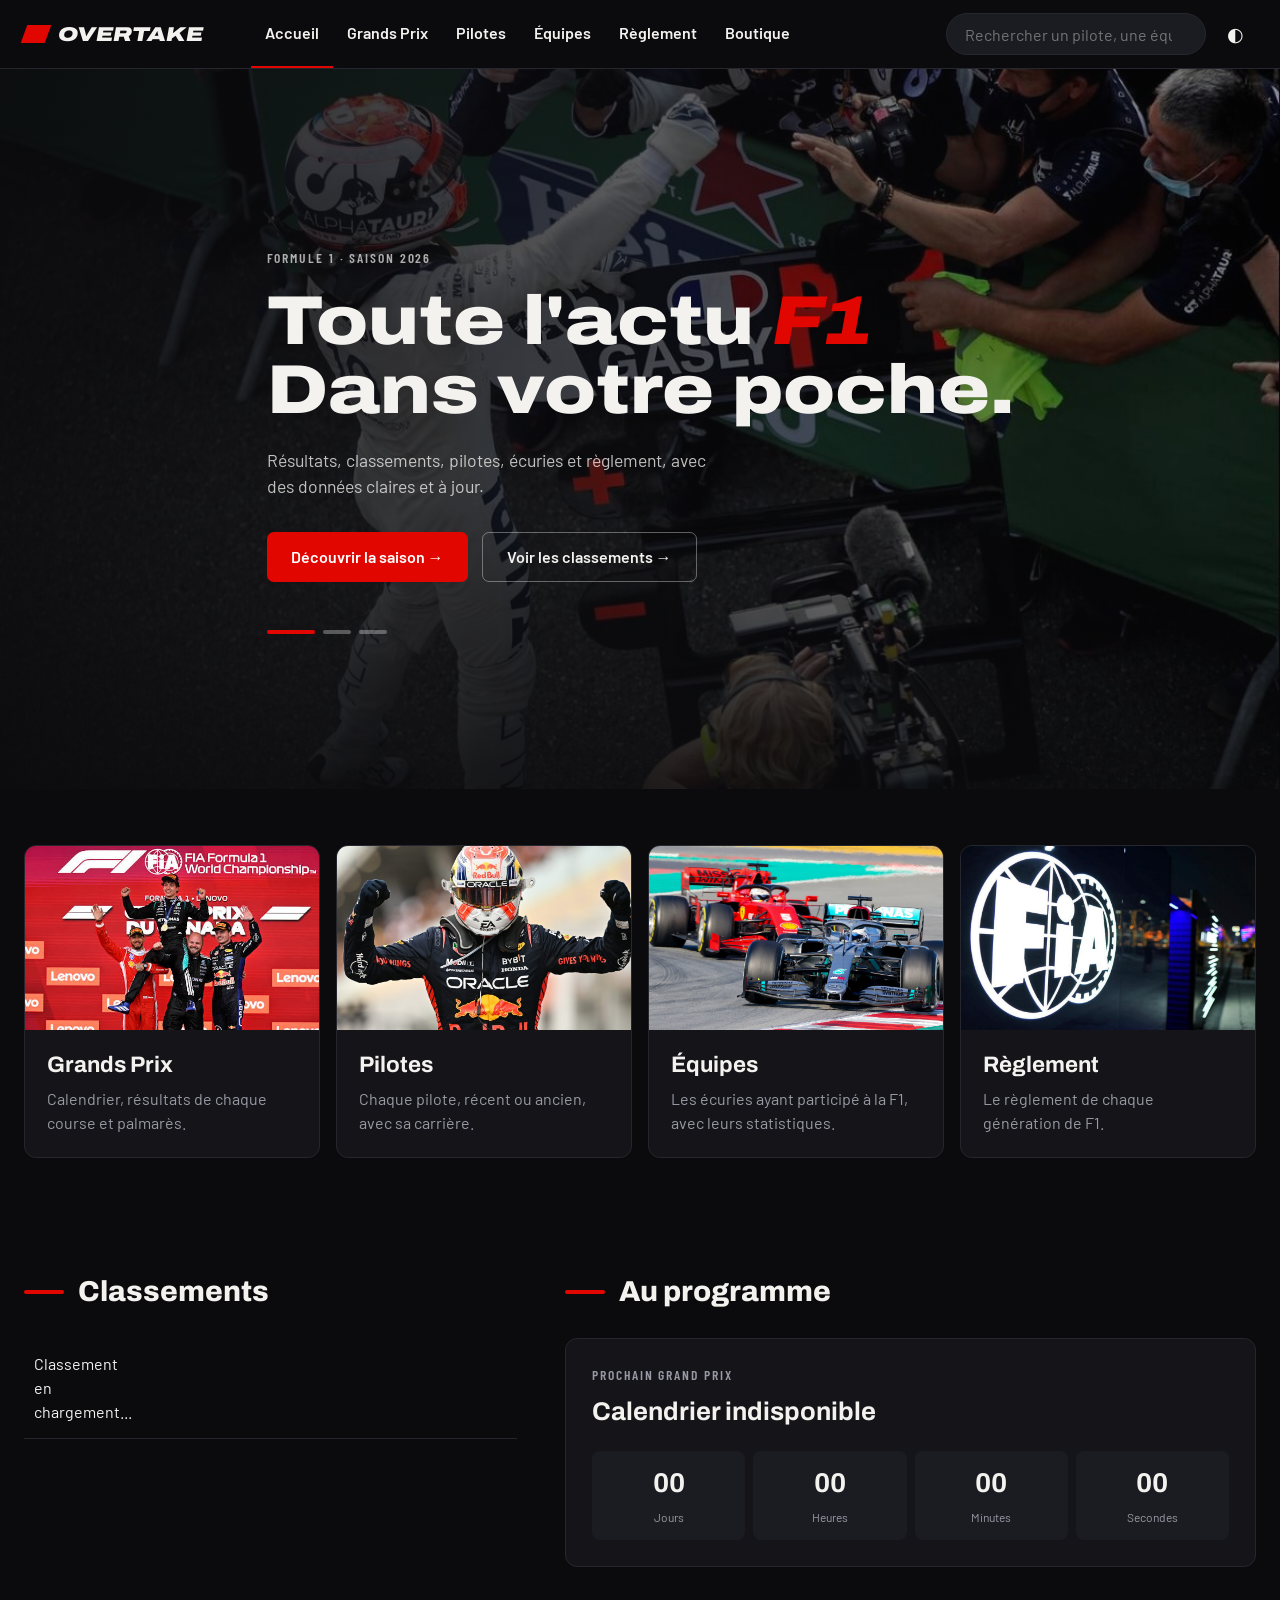
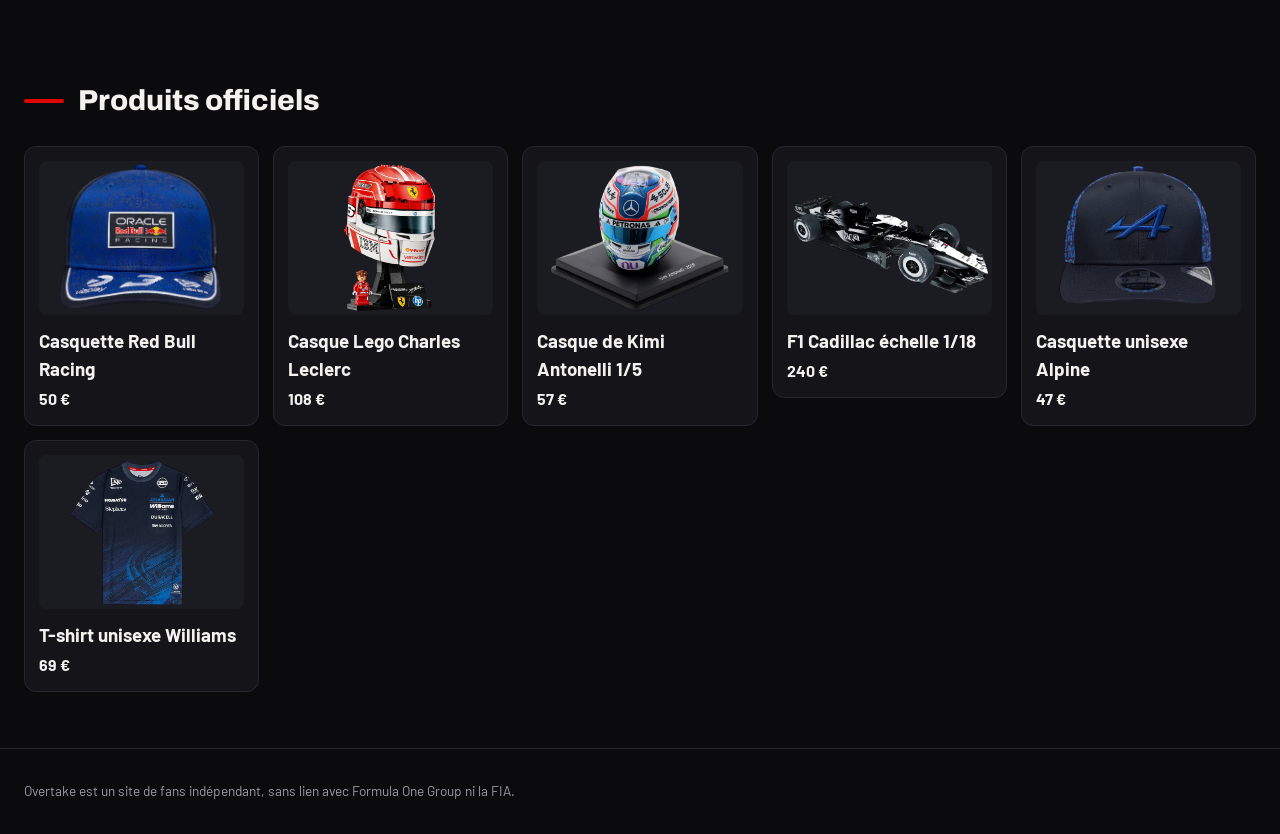
<file: index.html>
<!DOCTYPE html>
<html lang="fr">
<head>
    <meta charset="UTF-8">
    <meta name="viewport" content="width=device-width, initial-scale=1.0">
    <title>Overtake – Toute la F1 en un seul endroit</title>
    <link rel="preconnect" href="https://fonts.googleapis.com">
    <link rel="preconnect" href="https://fonts.gstatic.com" crossorigin>
    <link rel="stylesheet" href="https://fonts.googleapis.com/css2?family=Archivo:ital,wdth,wght@0,62..125,100..900;1,62..125,100..900&family=Barlow:wght@400;500;600;700&family=Barlow+Condensed:wght@500;600;700&display=swap">

    <link rel="stylesheet" href="css/index.css">
</head>
<body>
<!-- =====================================================
     NAVBAR
     ===================================================== -->
<header class="nav">
    <div class="container nav__inner">
        <a href="index.html" class="logo">
            <span class="logo__mark"></span>
            OVERTAKE
        </a>
        <nav class="nav__links" id="navLinks">
            <a href="index.html" class="nav__link is-active">Accueil</a>
            <a href="gp.html" class="nav__link">Grands Prix</a>
            <a href="pilote.html" class="nav__link">Pilotes</a>
            <a href="equipe.html" class="nav__link">Équipes</a>
            <a href="reglement.html" class="nav__link">Règlement</a>
            <a href="https://f1store2.formula1.com/fr/" class="nav__link" target="_blank" rel="noopener noreferrer">Boutique</a>
        </nav>

        <div class="nav__tools">
            <label>
                <input type="search" class="search" placeholder="Rechercher un pilote, une équipe…">
            </label>
            <button class="icon-btn" id="themeBtn" aria-label="Changer de thème">◐</button>
            <button class="icon-btn burger" id="burgerBtn" aria-label="Menu">☰</button>
        </div>

    </div>
</header>

<main>

    <!-- =====================================================
         HERO
         ===================================================== -->
    <section class="hero">
        <!-- Images de fond du diaporama : ajoute ou enlève des <img> ici.
             La première doit avoir la classe "is-active". -->
        <div class="hero__slides" aria-hidden="true">
            <img src="images/hero/gaslyP1.jpg" alt="" class="hero__slide is-active">
            <img src="images/hero/schumacherP1.jpg" alt="" class="hero__slide">
            <img src="images/hero/verstappenTrophé.jpg" alt="" class="hero__slide">
        </div>

        <div class="container">
            <p class="eyebrow">Formule 1 · Saison 2026</p>
            <h1 class="hero__title">
                Toute l'actu <em>F1</em><br>
                Dans votre poche.
            </h1>
            <p class="hero__text">
                Résultats, classements, pilotes, écuries et règlement, avec des données claires et à jour.
            </p>
            <div class="hero__buttons">
                <a href="gp.html" class="btn btn--primary">Découvrir la saison →</a>
                <a href="#classements" class="btn btn--ghost">Voir les classements →</a>
            </div>

            <!-- Les petits points sont créés par index.js -->
            <div class="hero__dots" id="heroDots"></div>
        </div>
    </section>

    <!-- =====================================================
         LES CARTES
         ===================================================== -->
    <section class="section">
        <div class="container">
            <div class="cards">
                <a href="gp.html" class="card">
                    <img src="images/podium.jpg" alt="Podium d'un Grand Prix de F1">
                    <h3>Grands Prix</h3>
                    <p>Calendrier, résultats de chaque course et palmarès.</p>
                </a>
                <a href="pilote.html" class="card">
                    <img src="images/max.jpg" alt="Max Verstappen qui célèbre une victoire">
                    <h3>Pilotes</h3>
                    <p>Chaque pilote, récent ou ancien, avec sa carrière.</p>
                </a>
                <a href="equipe.html" class="card">
                    <img src="images/mercVsFefe.jpg" alt="Une Ferrari et une Mercedes en piste">
                    <h3>Équipes</h3>
                    <p>Les écuries ayant participé à la F1, avec leurs statistiques.</p>
                </a>
                <a href="reglement.html" class="card">
                    <img src="images/fia.jpg" alt="Logo de la FIA">
                    <h3>Règlement</h3>
                    <p>Le règlement de chaque génération de F1.</p>
                </a>
            </div>
        </div>
    </section>


    <!-- =====================================================
         CLASSEMENTS + PROCHAIN GP
         ===================================================== -->
    <section class="section">
        <div class="container duo">

            <div id="classements">
                <h2 class="section-title">Classements</h2>
                <!-- Rempli automatiquement par index.js grâce à l'API -->
                <ol class="standings" id="standings">
                    <li class="standings__row">Chargement du classement…</li>
                </ol>
            </div>
            <div id="programme">
                <h2 class="section-title">Au programme</h2>
                <div class="next-gp">
                    <p class="eyebrow">Prochain Grand Prix</p>
                    <!-- Nom, circuit et date remplis automatiquement par index.js -->
                    <h3 id="gp-name">Chargement…</h3>
                    <p id="gp-info"></p>
                    <!-- Le compte à rebours sera rempli par index.js -->
                    <div class="countdown" id="countdown">
                        <div><b id="cd-days">00</b><small>Jours</small></div>
                        <div><b id="cd-hours">00</b><small>Heures</small></div>
                        <div><b id="cd-min">00</b><small>Minutes</small></div>
                        <div><b id="cd-sec">00</b><small>Secondes</small></div>
                    </div>
                </div>
            </div>
        </div>
    </section>


    <!-- =====================================================
     BOUTIQUE
     ===================================================== -->
    <section class="section" id="boutique">
        <div class="container">
            <h2 class="section-title">Produits officiels</h2>
            <div class="products">
                <a href="https://f1store.formula1.com/en/red-bull-racing/oracle-red-bull-racing-new-era-max-verstappen-9seventy-cap-blue-kids/t-10084261+p-020069590090661+z-9-3519022030" target="_blank" rel="noopener noreferrer">
                    <article class="product">
                        <div class="product__img"><img src="images/casquetteRedBull.png" alt="Casquette Red Bull Racing"></div>
                        <h3>Casquette Red Bull Racing</h3>
                        <p class="product__price">50 €</p>
                    </article>
                </a>
                <a href="https://f1store.formula1.com/en/scuderia-ferrari/scuderia-ferrari-hp-f1-charles-leclerc-lego-helmet/t-32753192+p-573348718358382+z-9-340554760" target="_blank" rel="noopener noreferrer">
                    <article class="product">
                        <div class="product__img"><img src="images/casqueLegoCL16.png" alt="Casque Lego de Charles Leclerc"></div>
                        <h3>Casque Lego Charles Leclerc</h3>
                        <p class="product__price">108 €</p>
                    </article>
                </a>
                <a href="https://f1store.formula1.com/en/mercedes-amg-petronas-f1-team/mercedes-kimi-antonelli-2026-season-spark-1:5-helmet/t-43085346+p-248882003265492+z-9-4157779704" target="_blank" rel="noopener noreferrer">
                    <article class="product">
                        <div class="product__img"><img src="images/casqueKimiA.png" alt="Casque de Kimi Antonelli à l'échelle 1/5"></div>
                        <h3>Casque de Kimi Antonelli 1/5</h3>
                        <p class="product__price">57 €</p>
                    </article>
                </a>
                <a href="https://f1store.formula1.com/en/cadillac-f1-team/cadillac-perez-no11-australian-gp-2026-1:18-model/t-3894460099+p-79885972933649+z-9-3393222817" target="_blank" rel="noopener noreferrer">
                    <article class="product">
                        <div class="product__img"><img src="images/f1Cadillac.png" alt="Miniature de la F1 Cadillac"></div>
                        <h3>F1 Cadillac échelle 1/18</h3>
                        <p class="product__price">240 €</p>
                    </article>
                </a>
                <a href="https://f1store2.formula1.com/fr/alpine/casquette-unisexe-alpine-f1-team-new-era-9fifty-imprim%C3%A9-int%C3%A9gral/t-32982979+p-241169032668516+z-9-3485077271?_ref=p-TLP:m-GRID:i-r4c1:po-13" target="_blank" rel="noopener noreferrer">
                    <article class="product">
                        <div class="product__img"><img src="images/casquetteAlpine.png" alt="Casquette Alpine"></div>
                        <h3>Casquette unisexe Alpine</h3>
                        <p class="product__price">47 €</p>
                    </article>
                </a>
                <a href="https://f1store.formula1.com/en/williams-racing/williams-racing-new-era-replica-tech-t-shirt-navy-kids/t-32192075+p-246603511424535+z-9-2210806569" target="_blank" rel="noopener noreferrer">
                    <article class="product">
                        <div class="product__img"><img src="images/tshirtWilliams.png" alt="T-shirt Williams Racing"></div>
                        <h3>T-shirt unisexe Williams</h3>
                        <p class="product__price">69 €</p>
                    </article>
                </a>
            </div>
        </div>
    </section>
</main>

<footer class="footer">
    <div class="container">
        <p>Overtake est un site de fans indépendant, sans lien avec Formula One Group ni la FIA.</p>
    </div>
</footer>

<script src="js/index.js"></script>
</body>
</html>
</file>
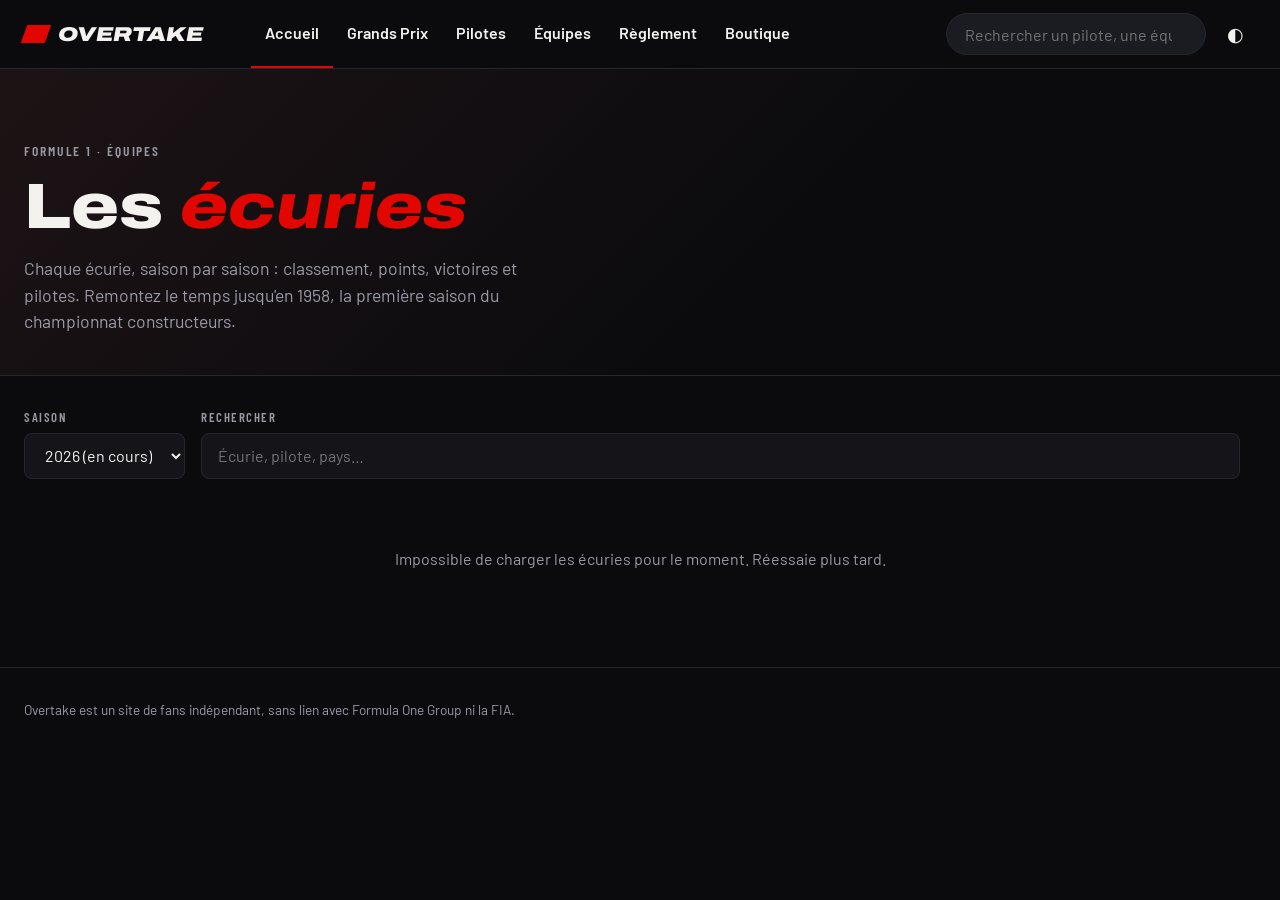
<file: equipe.html>
<!DOCTYPE html>
<html lang="fr">
<head>
    <meta charset="UTF-8">
    <meta name="viewport" content="width=device-width, initial-scale=1.0">
    <title>Équipes – Overtake</title>
    <link rel="preconnect" href="https://fonts.googleapis.com">
    <link rel="preconnect" href="https://fonts.gstatic.com" crossorigin>
    <link rel="stylesheet" href="https://fonts.googleapis.com/css2?family=Archivo:ital,wdth,wght@0,62..125,100..900;1,62..125,100..900&family=Barlow:wght@400;500;600;700&family=Barlow+Condensed:wght@500;600;700&display=swap">

    <!-- index.css = base commune (couleurs, navbar, footer…) / equipe.css = styles de cette page -->
    <link rel="stylesheet" href="css/index.css">
    <link rel="stylesheet" href="css/equipe.css">
</head>
<body>
<!-- =====================================================
     NAVBAR (identique à l'accueil)
     ===================================================== -->
<header class="nav">
    <div class="container nav__inner">
        <a href="index.html" class="logo">
            <span class="logo__mark"></span>
            OVERTAKE
        </a>
        <nav class="nav__links" id="navLinks">
            <a href="index.html" class="nav__link is-active">Accueil</a>
            <a href="gp.html" class="nav__link">Grands Prix</a>
            <a href="pilote.html" class="nav__link">Pilotes</a>
            <a href="equipe.html" class="nav__link">Équipes</a>
            <a href="reglement.html" class="nav__link">Règlement</a>
            <a href="https://f1store2.formula1.com/fr/" class="nav__link" target="_blank" rel="noopener noreferrer">Boutique</a>
        </nav>

        <div class="nav__tools">
            <label>
                <input type="search" class="search" placeholder="Rechercher un pilote, une équipe…">
            </label>
            <button class="icon-btn" id="themeBtn" aria-label="Changer de thème">◐</button>
            <button class="icon-btn burger" id="burgerBtn" aria-label="Menu">☰</button>
        </div>

    </div>
</header>

<main>
    <!-- =====================================================
         EN-TÊTE DE PAGE
         ===================================================== -->
    <section class="page-hero">
        <div class="container">
            <p class="eyebrow">Formule 1 · Équipes</p>
            <h1 class="page-hero__title">Les <em>écuries</em></h1>
            <p class="page-hero__text">
                Chaque écurie, saison par saison : classement, points, victoires et pilotes.
                Remontez le temps jusqu'en 1958, la première saison du championnat constructeurs.
            </p>
        </div>
    </section>

    <!-- =====================================================
         FILTRES
         ===================================================== -->
    <section class="section section--tight">
        <div class="container">
            <div class="toolbar">
                <label class="field">
                    <span class="field__label">Saison</span>
                    <!-- Les années sont ajoutées automatiquement par equipe.js -->
                    <select id="seasonSelect" class="field__input"></select>
                </label>

                <label class="field field--grow">
                    <span class="field__label">Rechercher</span>
                    <input type="search" id="teamSearch" class="field__input" placeholder="Écurie, pilote, pays…">
                </label>

                <p class="toolbar__count" id="teamCount"></p>
            </div>

            <!-- Les cartes des écuries sont créées par equipe.js grâce à l'API -->
            <div class="teams" id="teams">
                <div class="team team--loading"></div>
                <div class="team team--loading"></div>
                <div class="team team--loading"></div>
            </div>

            <p class="empty" id="teamsEmpty" hidden>Aucune écurie ne correspond à ta recherche.</p>
        </div>
    </section>
</main>

<footer class="footer">
    <div class="container">
        <p>Overtake est un site de fans indépendant, sans lien avec Formula One Group ni la FIA.</p>
    </div>
</footer>

<script src="js/index.js"></script>
<script src="js/equipe.js"></script>
</body>
</html>
</file>
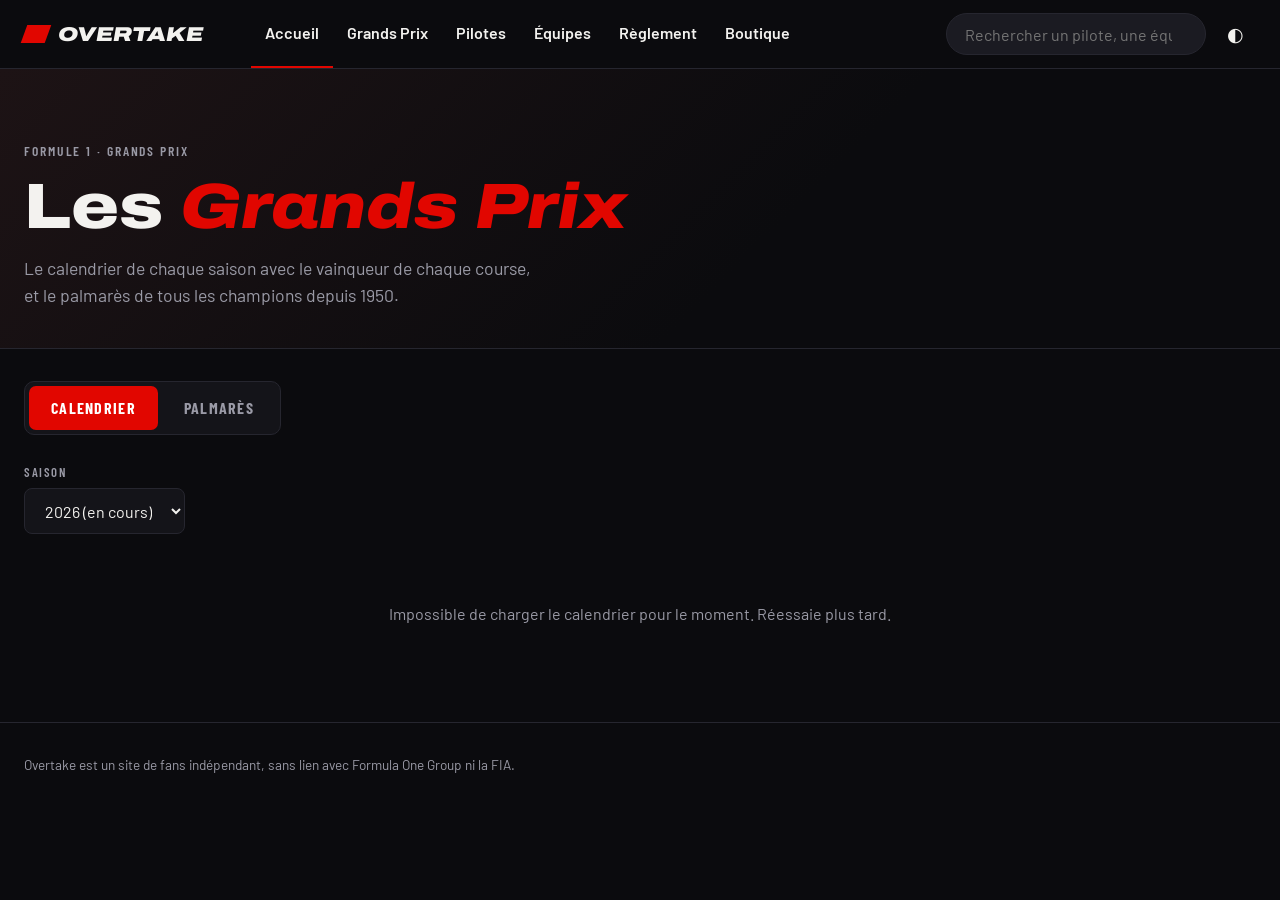
<file: gp.html>
<!DOCTYPE html>
<html lang="fr">
<head>
    <meta charset="UTF-8">
    <meta name="viewport" content="width=device-width, initial-scale=1.0">
    <title>Grands Prix – Overtake</title>
    <link rel="preconnect" href="https://fonts.googleapis.com">
    <link rel="preconnect" href="https://fonts.gstatic.com" crossorigin>
    <link rel="stylesheet" href="https://fonts.googleapis.com/css2?family=Archivo:ital,wdth,wght@0,62..125,100..900;1,62..125,100..900&family=Barlow:wght@400;500;600;700&family=Barlow+Condensed:wght@500;600;700&display=swap">

    <!-- index.css = base commune (couleurs, navbar, footer…) / gp.css = styles de cette page -->
    <link rel="stylesheet" href="css/index.css">
    <link rel="stylesheet" href="css/gp.css">
</head>
<body>
<!-- =====================================================
     NAVBAR (identique à l'accueil)
     ===================================================== -->
<header class="nav">
    <div class="container nav__inner">
        <a href="index.html" class="logo">
            <span class="logo__mark"></span>
            OVERTAKE
        </a>
        <nav class="nav__links" id="navLinks">
            <a href="index.html" class="nav__link is-active">Accueil</a>
            <a href="gp.html" class="nav__link">Grands Prix</a>
            <a href="pilote.html" class="nav__link">Pilotes</a>
            <a href="equipe.html" class="nav__link">Équipes</a>
            <a href="reglement.html" class="nav__link">Règlement</a>
            <a href="https://f1store2.formula1.com/fr/" class="nav__link" target="_blank" rel="noopener noreferrer">Boutique</a>
        </nav>

        <div class="nav__tools">
            <label>
                <input type="search" class="search" placeholder="Rechercher un pilote, une équipe…">
            </label>
            <button class="icon-btn" id="themeBtn" aria-label="Changer de thème">◐</button>
            <button class="icon-btn burger" id="burgerBtn" aria-label="Menu">☰</button>
        </div>

    </div>
</header>

<main>
    <!-- =====================================================
         EN-TÊTE DE PAGE
         ===================================================== -->
    <section class="page-hero">
        <div class="container">
            <p class="eyebrow">Formule 1 · Grands Prix</p>
            <h1 class="page-hero__title">Les <em>Grands Prix</em></h1>
            <p class="page-hero__text">
                Le calendrier de chaque saison avec le vainqueur de chaque course,
                et le palmarès de tous les champions depuis 1950.
            </p>
        </div>
    </section>

    <section class="section section--tight">
        <div class="container">
            <!-- Onglets : Calendrier / Palmarès -->
            <div class="tabs" role="tablist">
                <button class="tab is-active" role="tab" aria-selected="true" data-tab="calendrier">Calendrier</button>
                <button class="tab" role="tab" aria-selected="false" data-tab="palmares">Palmarès</button>
            </div>

            <!-- =====================================================
                 ONGLET 1 : CALENDRIER
                 ===================================================== -->
            <div class="panel" id="panel-calendrier">
                <div class="toolbar">
                    <label class="field">
                        <span class="field__label">Saison</span>
                        <!-- Les années sont ajoutées automatiquement par gp.js -->
                        <select id="seasonSelect" class="field__input"></select>
                    </label>
                    <p class="toolbar__count" id="raceCount"></p>
                </div>

                <!-- Les cartes des Grands Prix sont créées par gp.js grâce à l'API -->
                <div class="races" id="races">
                    <div class="race race--loading"></div>
                    <div class="race race--loading"></div>
                    <div class="race race--loading"></div>
                </div>
                <p class="empty" id="racesEmpty" hidden></p>
            </div>

            <!-- =====================================================
                 ONGLET 2 : PALMARÈS (chargé seulement quand on l'ouvre)
                 ===================================================== -->
            <div class="panel" id="panel-palmares" hidden>
                <h2 class="section-title">Les recordmen</h2>
                <div class="records" id="records"></div>

                <h2 class="section-title">Tous les champions</h2>
                <div class="table-wrap">
                    <table class="table">
                        <thead>
                        <tr><th>Saison</th><th>Champion pilotes</th><th>Champion constructeurs</th></tr>
                        </thead>
                        <tbody id="champions">
                        <tr><td colspan="3">Chargement…</td></tr>
                        </tbody>
                    </table>
                </div>
            </div>
        </div>
    </section>

    <!-- =====================================================
         FENÊTRE : RÉSULTAT COMPLET D'UN GRAND PRIX
         ===================================================== -->
    <dialog class="result" id="resultDialog">
        <div class="result__head">
            <div>
                <p class="eyebrow" id="resultRound"></p>
                <h2 class="result__title" id="resultTitle"></h2>
            </div>
            <button class="icon-btn" id="resultClose" aria-label="Fermer">✕</button>
        </div>
        <div class="table-wrap">
            <table class="table">
                <thead>
                <tr><th>Pos.</th><th>Pilote</th><th>Écurie</th><th>Temps / statut</th><th>Pts</th></tr>
                </thead>
                <tbody id="resultBody"></tbody>
            </table>
        </div>
    </dialog>
</main>

<footer class="footer">
    <div class="container">
        <p>Overtake est un site de fans indépendant, sans lien avec Formula One Group ni la FIA.</p>
    </div>
</footer>

<script src="js/index.js"></script>
<script src="js/gp.js"></script>
</body>
</html>
</file>
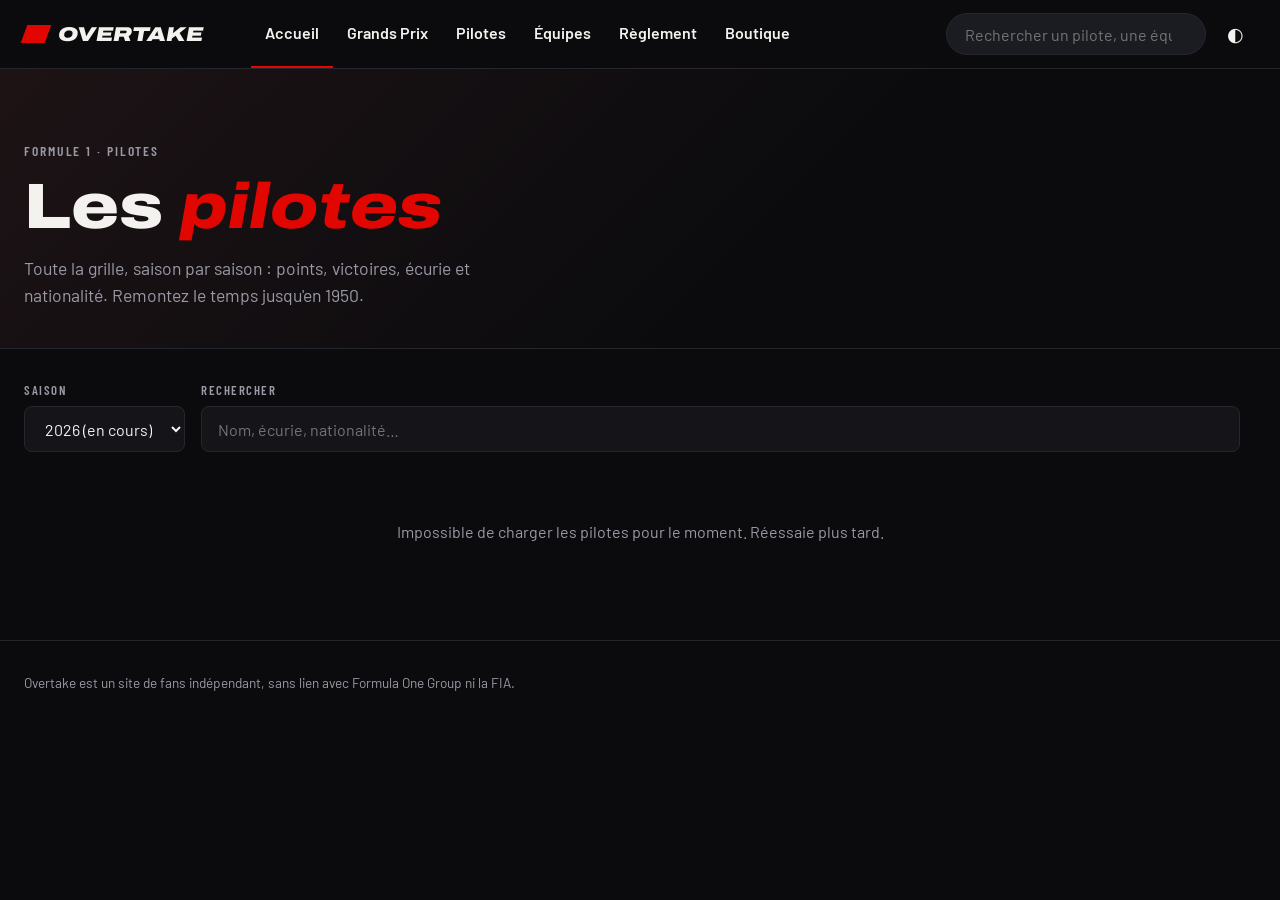
<file: pilote.html>
<!DOCTYPE html>
<html lang="fr">
<head>
    <meta charset="UTF-8">
    <meta name="viewport" content="width=device-width, initial-scale=1.0">
    <title>Pilotes – Overtake</title>
    <link rel="preconnect" href="https://fonts.googleapis.com">
    <link rel="preconnect" href="https://fonts.gstatic.com" crossorigin>
    <link rel="stylesheet" href="https://fonts.googleapis.com/css2?family=Archivo:ital,wdth,wght@0,62..125,100..900;1,62..125,100..900&family=Barlow:wght@400;500;600;700&family=Barlow+Condensed:wght@500;600;700&display=swap">

    <!-- index.css = base commune (couleurs, navbar, footer…) / pages.css = styles des pages Pilotes et Règlement -->
    <link rel="stylesheet" href="css/index.css">
    <link rel="stylesheet" href="css/pilote.css">
</head>
<body>
<!-- =====================================================
     NAVBAR (identique à l'accueil)
     ===================================================== -->
<header class="nav">
    <div class="container nav__inner">
        <a href="index.html" class="logo">
            <span class="logo__mark"></span>
            OVERTAKE
        </a>
        <nav class="nav__links" id="navLinks">
            <a href="index.html" class="nav__link is-active">Accueil</a>
            <a href="gp.html" class="nav__link">Grands Prix</a>
            <a href="pilote.html" class="nav__link">Pilotes</a>
            <a href="equipe.html" class="nav__link">Équipes</a>
            <a href="reglement.html" class="nav__link">Règlement</a>
            <a href="https://f1store2.formula1.com/fr/" class="nav__link" target="_blank" rel="noopener noreferrer">Boutique</a>
        </nav>

        <div class="nav__tools">
            <label>
                <input type="search" class="search" placeholder="Rechercher un pilote, une équipe…">
            </label>
            <button class="icon-btn" id="themeBtn" aria-label="Changer de thème">◐</button>
            <button class="icon-btn burger" id="burgerBtn" aria-label="Menu">☰</button>
        </div>

    </div>
</header>

<main>
    <!-- =====================================================
         EN-TÊTE DE PAGE
         ===================================================== -->
    <section class="page-hero">
        <div class="container">
            <p class="eyebrow">Formule 1 · Pilotes</p>
            <h1 class="page-hero__title">Les <em>pilotes</em></h1>
            <p class="page-hero__text">
                Toute la grille, saison par saison : points, victoires, écurie et nationalité.
                Remontez le temps jusqu'en 1950.
            </p>
        </div>
    </section>

    <!-- =====================================================
         FILTRES
         ===================================================== -->
    <section class="section section--tight">
        <div class="container">
            <div class="toolbar">
                <label class="field">
                    <span class="field__label">Saison</span>
                    <!-- Les années sont ajoutées automatiquement par pilote.js -->
                    <select id="seasonSelect" class="field__input"></select>
                </label>

                <label class="field field--grow">
                    <span class="field__label">Rechercher</span>
                    <input type="search" id="driverSearch" class="field__input" placeholder="Nom, écurie, nationalité…">
                </label>

                <p class="toolbar__count" id="driverCount"></p>
            </div>

            <!-- Les cartes des pilotes sont créées par pilote.js grâce à l'API -->
            <div class="drivers" id="drivers">
                <div class="driver driver--loading"></div>
                <div class="driver driver--loading"></div>
                <div class="driver driver--loading"></div>
                <div class="driver driver--loading"></div>
            </div>

            <p class="empty" id="driversEmpty" hidden>Aucun pilote ne correspond à ta recherche.</p>
        </div>
    </section>
</main>

<footer class="footer">
    <div class="container">
        <p>Overtake est un site de fans indépendant, sans lien avec Formula One Group ni la FIA.</p>
    </div>
</footer>

<script src="js/index.js"></script>
<script src="js/pilote.js"></script>
</body>
</html>
</file>
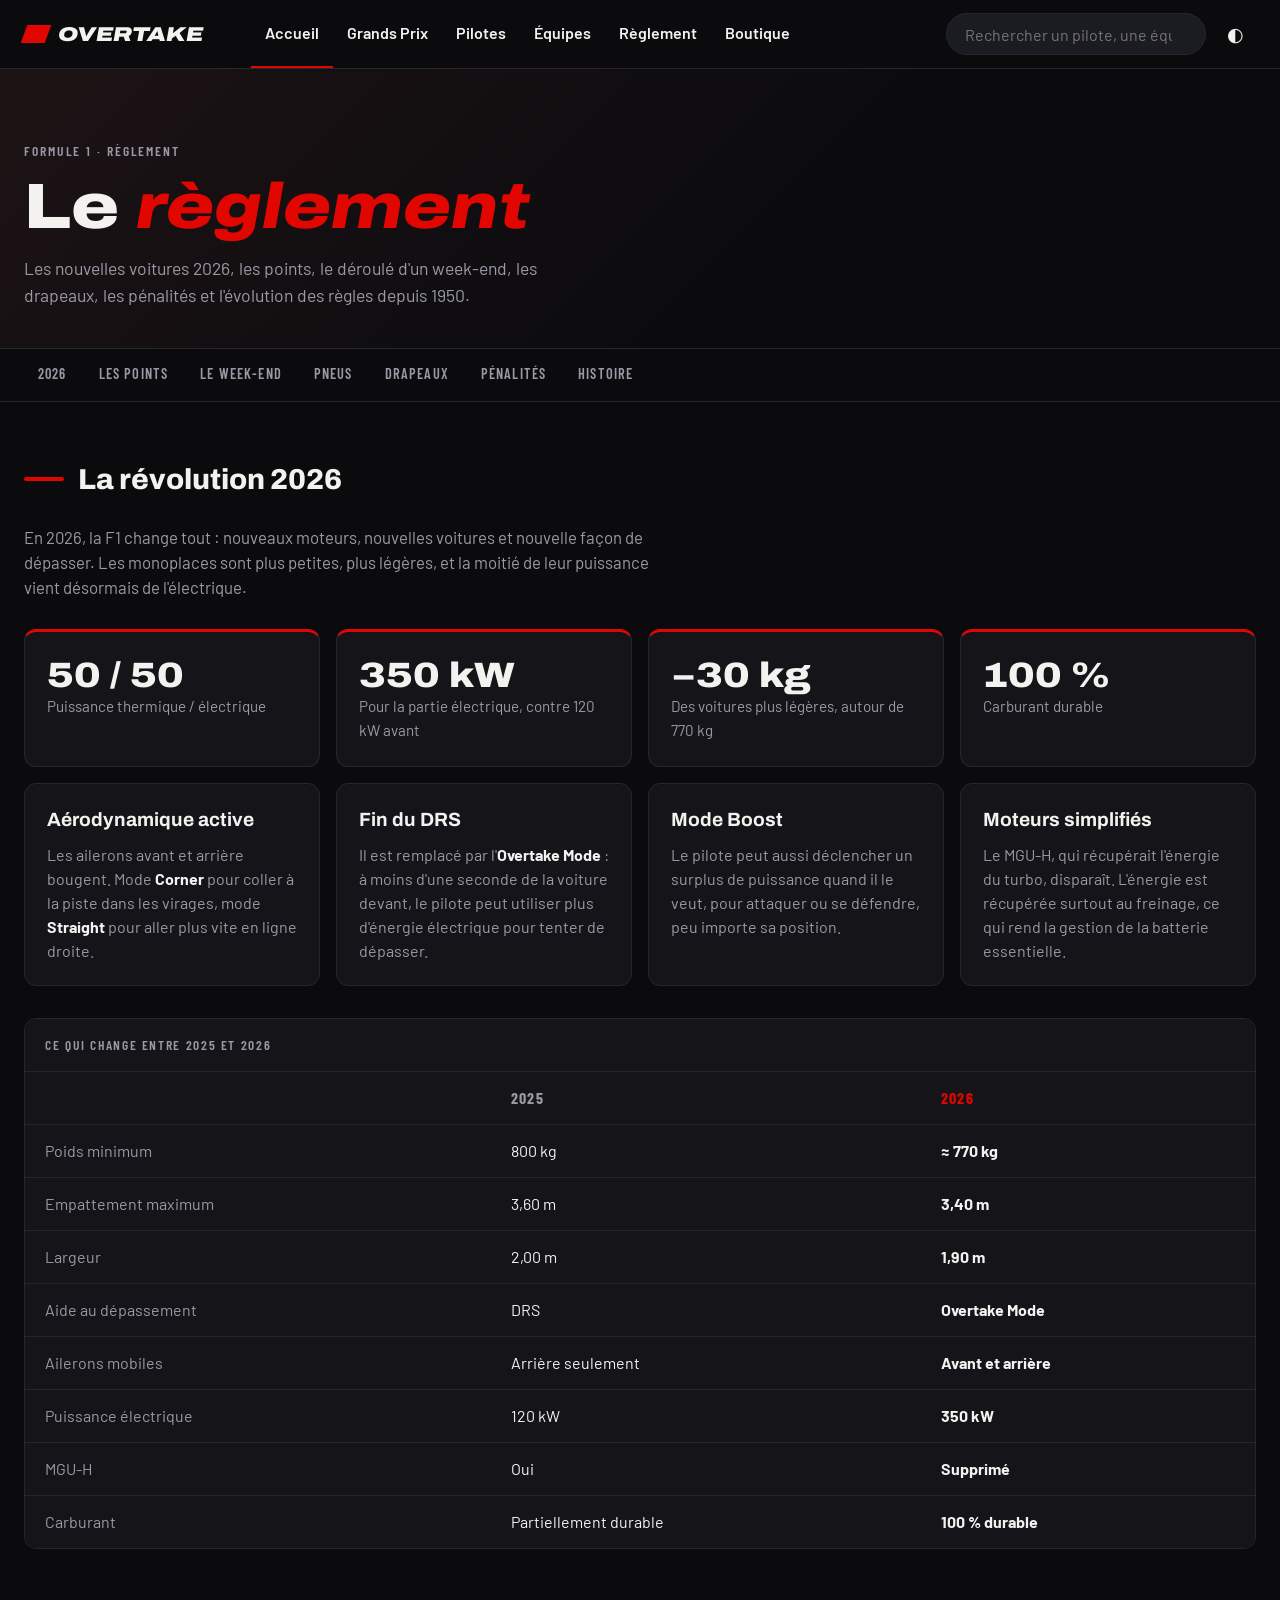
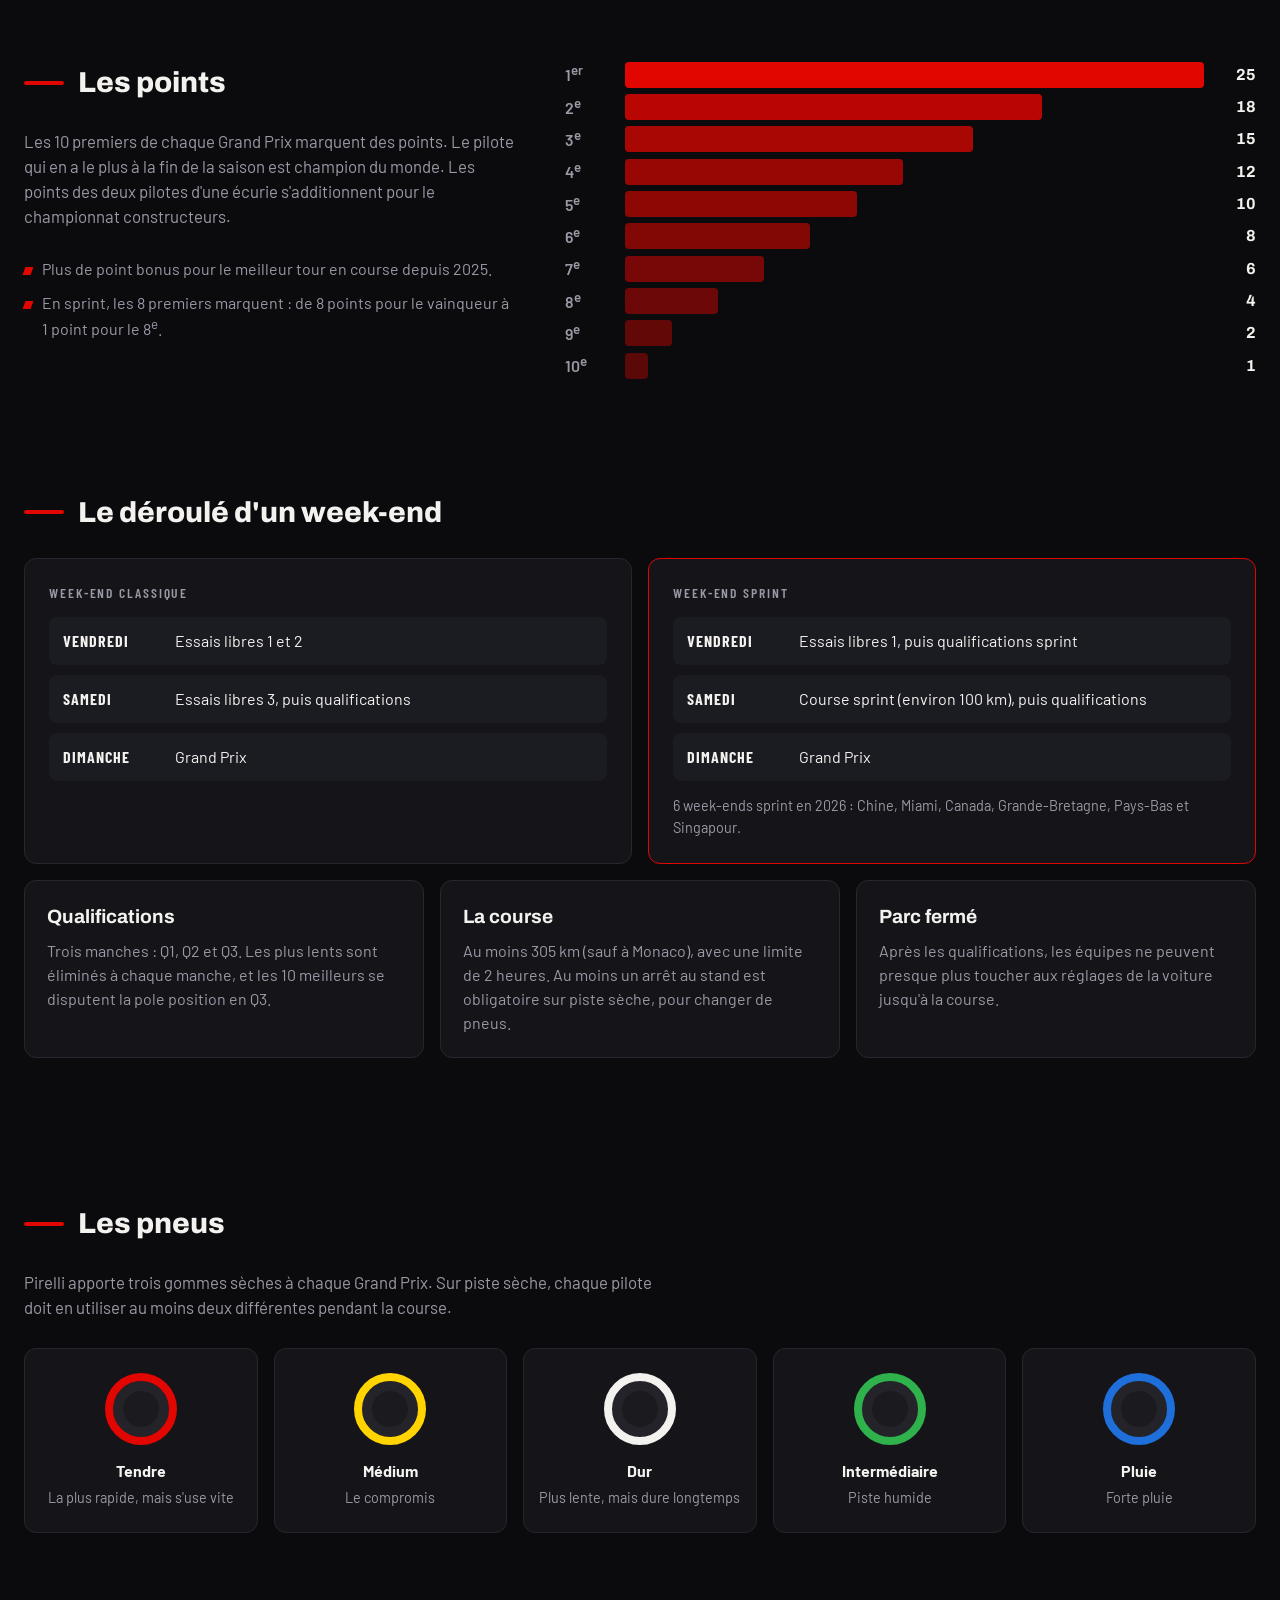
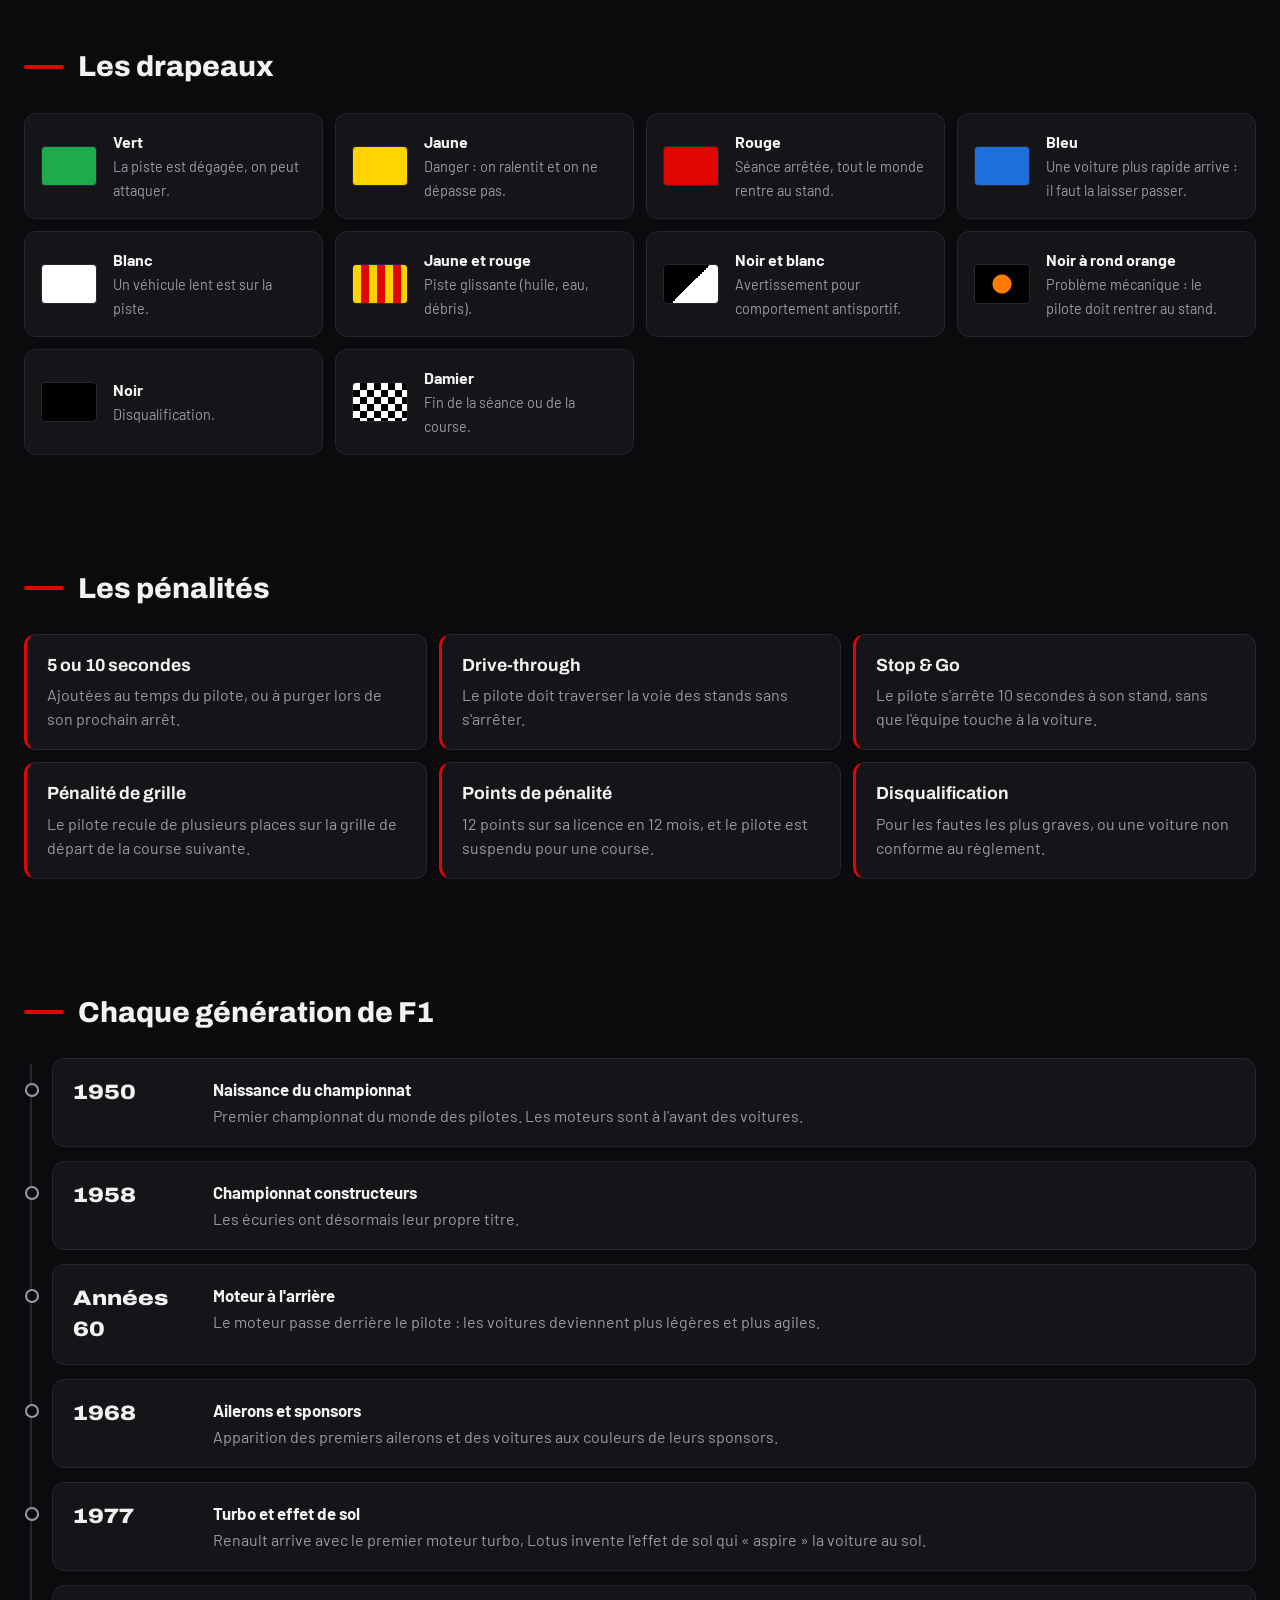
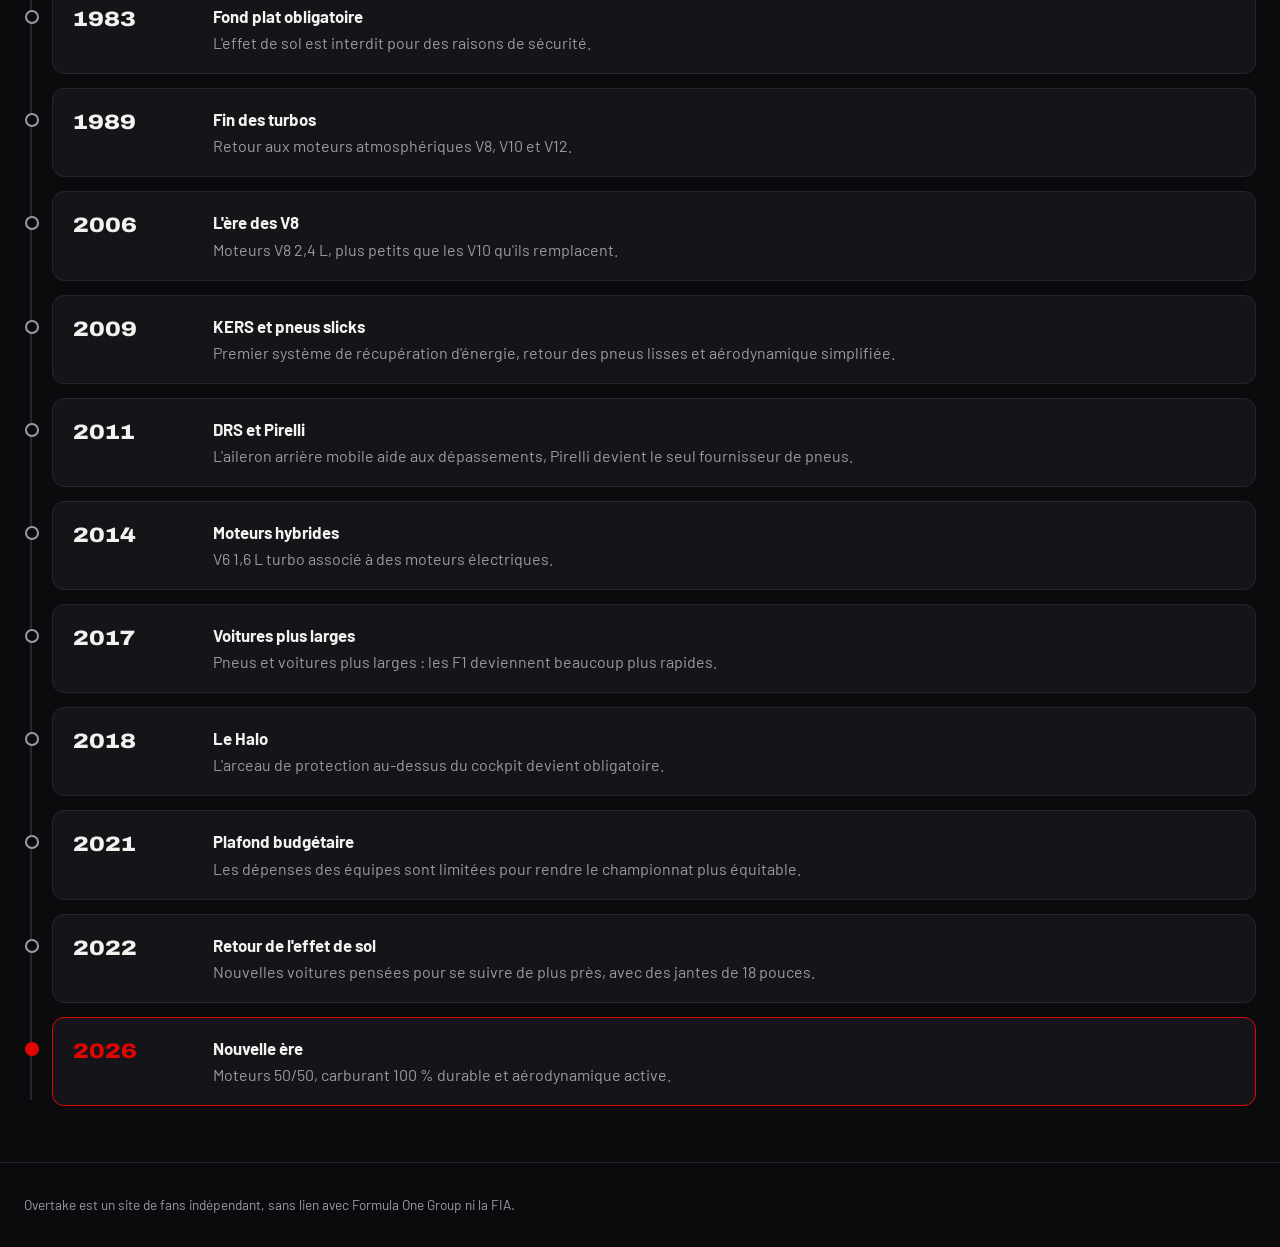
<file: reglement.html>
<!DOCTYPE html>
<html lang="fr">
<head>
    <meta charset="UTF-8">
    <meta name="viewport" content="width=device-width, initial-scale=1.0">
    <title>Règlement – Overtake</title>
    <link rel="preconnect" href="https://fonts.googleapis.com">
    <link rel="preconnect" href="https://fonts.gstatic.com" crossorigin>
    <link rel="stylesheet" href="https://fonts.googleapis.com/css2?family=Archivo:ital,wdth,wght@0,62..125,100..900;1,62..125,100..900&family=Barlow:wght@400;500;600;700&family=Barlow+Condensed:wght@500;600;700&display=swap">

    <!-- index.css = base commune (couleurs, navbar, footer…) / pages.css = styles des pages Pilotes et Règlement -->
    <link rel="stylesheet" href="css/index.css">
    <link rel="stylesheet" href="css/reglement.css">
</head>
<body>
<!-- =====================================================
     NAVBAR (identique à l'accueil)
     ===================================================== -->
<header class="nav">
    <div class="container nav__inner">
        <a href="index.html" class="logo">
            <span class="logo__mark"></span>
            OVERTAKE
        </a>
        <nav class="nav__links" id="navLinks">
            <a href="index.html" class="nav__link is-active">Accueil</a>
            <a href="gp.html" class="nav__link">Grands Prix</a>
            <a href="pilote.html" class="nav__link">Pilotes</a>
            <a href="equipe.html" class="nav__link">Équipes</a>
            <a href="reglement.html" class="nav__link">Règlement</a>
            <a href="https://f1store2.formula1.com/fr/" class="nav__link" target="_blank" rel="noopener noreferrer">Boutique</a>
        </nav>

        <div class="nav__tools">
            <label>
                <input type="search" class="search" placeholder="Rechercher un pilote, une équipe…">
            </label>
            <button class="icon-btn" id="themeBtn" aria-label="Changer de thème">◐</button>
            <button class="icon-btn burger" id="burgerBtn" aria-label="Menu">☰</button>
        </div>

    </div>
</header>

<main>
    <!-- =====================================================
         EN-TÊTE DE PAGE
         ===================================================== -->
    <section class="page-hero">
        <div class="container">
            <p class="eyebrow">Formule 1 · Règlement</p>
            <h1 class="page-hero__title">Le <em>règlement</em></h1>
            <p class="page-hero__text">
                Les nouvelles voitures 2026, les points, le déroulé d'un week-end, les drapeaux,
                les pénalités et l'évolution des règles depuis 1950.
            </p>
        </div>
    </section>

    <!-- Sous-menu : reste collé sous la navbar quand on descend -->
    <nav class="subnav" aria-label="Sections du règlement">
        <div class="container subnav__inner">
            <a href="#saison-2026">2026</a>
            <a href="#points">Les points</a>
            <a href="#weekend">Le week-end</a>
            <a href="#pneus">Pneus</a>
            <a href="#drapeaux">Drapeaux</a>
            <a href="#penalites">Pénalités</a>
            <a href="#histoire">Histoire</a>
        </div>
    </nav>

    <!-- =====================================================
         2026 : LA NOUVELLE ÈRE
         ===================================================== -->
    <section class="section" id="saison-2026">
        <div class="container">
            <h2 class="section-title">La révolution 2026</h2>
            <p class="lead">
                En 2026, la F1 change tout : nouveaux moteurs, nouvelles voitures et nouvelle façon de dépasser.
                Les monoplaces sont plus petites, plus légères, et la moitié de leur puissance vient désormais de l'électrique.
            </p>

            <div class="stats">
                <div class="stat">
                    <b>50 / 50</b>
                    <span>Puissance thermique / électrique</span>
                </div>
                <div class="stat">
                    <b>350 kW</b>
                    <span>Pour la partie électrique, contre 120 kW avant</span>
                </div>
                <div class="stat">
                    <b>−30 kg</b>
                    <span>Des voitures plus légères, autour de 770 kg</span>
                </div>
                <div class="stat">
                    <b>100 %</b>
                    <span>Carburant durable</span>
                </div>
            </div>

            <div class="rules">
                <article class="rule">
                    <h3>Aérodynamique active</h3>
                    <p>Les ailerons avant et arrière bougent. Mode <strong>Corner</strong> pour coller à la piste dans les virages, mode <strong>Straight</strong> pour aller plus vite en ligne droite.</p>
                </article>
                <article class="rule">
                    <h3>Fin du DRS</h3>
                    <p>Il est remplacé par l'<strong>Overtake Mode</strong> : à moins d'une seconde de la voiture devant, le pilote peut utiliser plus d'énergie électrique pour tenter de dépasser.</p>
                </article>
                <article class="rule">
                    <h3>Mode Boost</h3>
                    <p>Le pilote peut aussi déclencher un surplus de puissance quand il le veut, pour attaquer ou se défendre, peu importe sa position.</p>
                </article>
                <article class="rule">
                    <h3>Moteurs simplifiés</h3>
                    <p>Le MGU-H, qui récupérait l'énergie du turbo, disparaît. L'énergie est récupérée surtout au freinage, ce qui rend la gestion de la batterie essentielle.</p>
                </article>
            </div>

            <div class="table-wrap">
                <table class="table">
                    <caption>Ce qui change entre 2025 et 2026</caption>
                    <thead>
                    <tr><th></th><th>2025</th><th>2026</th></tr>
                    </thead>
                    <tbody>
                    <tr><td>Poids minimum</td><td>800 kg</td><td>≈ 770 kg</td></tr>
                    <tr><td>Empattement maximum</td><td>3,60 m</td><td>3,40 m</td></tr>
                    <tr><td>Largeur</td><td>2,00 m</td><td>1,90 m</td></tr>
                    <tr><td>Aide au dépassement</td><td>DRS</td><td>Overtake Mode</td></tr>
                    <tr><td>Ailerons mobiles</td><td>Arrière seulement</td><td>Avant et arrière</td></tr>
                    <tr><td>Puissance électrique</td><td>120 kW</td><td>350 kW</td></tr>
                    <tr><td>MGU-H</td><td>Oui</td><td>Supprimé</td></tr>
                    <tr><td>Carburant</td><td>Partiellement durable</td><td>100 % durable</td></tr>
                    </tbody>
                </table>
            </div>
        </div>
    </section>

    <!-- =====================================================
         LES POINTS
         ===================================================== -->
    <section class="section" id="points">
        <div class="container duo">
            <div>
                <h2 class="section-title">Les points</h2>
                <p class="lead">
                    Les 10 premiers de chaque Grand Prix marquent des points. Le pilote qui en a le plus
                    à la fin de la saison est champion du monde. Les points des deux pilotes d'une écurie
                    s'additionnent pour le championnat constructeurs.
                </p>
                <ul class="notes">
                    <li>Plus de point bonus pour le meilleur tour en course depuis 2025.</li>
                    <li>En sprint, les 8 premiers marquent : de 8 points pour le vainqueur à 1 point pour le 8<sup>e</sup>.</li>
                </ul>
            </div>

            <ol class="points">
                <li style="--p: 25"><span>1<sup>er</sup></span><i></i><b>25</b></li>
                <li style="--p: 18"><span>2<sup>e</sup></span><i></i><b>18</b></li>
                <li style="--p: 15"><span>3<sup>e</sup></span><i></i><b>15</b></li>
                <li style="--p: 12"><span>4<sup>e</sup></span><i></i><b>12</b></li>
                <li style="--p: 10"><span>5<sup>e</sup></span><i></i><b>10</b></li>
                <li style="--p: 8"><span>6<sup>e</sup></span><i></i><b>8</b></li>
                <li style="--p: 6"><span>7<sup>e</sup></span><i></i><b>6</b></li>
                <li style="--p: 4"><span>8<sup>e</sup></span><i></i><b>4</b></li>
                <li style="--p: 2"><span>9<sup>e</sup></span><i></i><b>2</b></li>
                <li style="--p: 1"><span>10<sup>e</sup></span><i></i><b>1</b></li>
            </ol>
        </div>
    </section>

    <!-- =====================================================
         LE WEEK-END
         ===================================================== -->
    <section class="section" id="weekend">
        <div class="container">
            <h2 class="section-title">Le déroulé d'un week-end</h2>

            <div class="weekends">
                <div class="weekend">
                    <p class="eyebrow">Week-end classique</p>
                    <ol class="steps">
                        <li><b>Vendredi</b><span>Essais libres 1 et 2</span></li>
                        <li><b>Samedi</b><span>Essais libres 3, puis qualifications</span></li>
                        <li><b>Dimanche</b><span>Grand Prix</span></li>
                    </ol>
                </div>
                <div class="weekend weekend--sprint">
                    <p class="eyebrow">Week-end sprint</p>
                    <ol class="steps">
                        <li><b>Vendredi</b><span>Essais libres 1, puis qualifications sprint</span></li>
                        <li><b>Samedi</b><span>Course sprint (environ 100 km), puis qualifications</span></li>
                        <li><b>Dimanche</b><span>Grand Prix</span></li>
                    </ol>
                    <p class="weekend__note">6 week-ends sprint en 2026 : Chine, Miami, Canada, Grande-Bretagne, Pays-Bas et Singapour.</p>
                </div>
            </div>

            <div class="rules">
                <article class="rule">
                    <h3>Qualifications</h3>
                    <p>Trois manches : Q1, Q2 et Q3. Les plus lents sont éliminés à chaque manche, et les 10 meilleurs se disputent la pole position en Q3.</p>
                </article>
                <article class="rule">
                    <h3>La course</h3>
                    <p>Au moins 305 km (sauf à Monaco), avec une limite de 2 heures. Au moins un arrêt au stand est obligatoire sur piste sèche, pour changer de pneus.</p>
                </article>
                <article class="rule">
                    <h3>Parc fermé</h3>
                    <p>Après les qualifications, les équipes ne peuvent presque plus toucher aux réglages de la voiture jusqu'à la course.</p>
                </article>
            </div>
        </div>
    </section>

    <!-- =====================================================
         PNEUS
         ===================================================== -->
    <section class="section" id="pneus">
        <div class="container">
            <h2 class="section-title">Les pneus</h2>
            <p class="lead">
                Pirelli apporte trois gommes sèches à chaque Grand Prix. Sur piste sèche, chaque pilote doit en utiliser
                au moins deux différentes pendant la course.
            </p>
            <div class="tyres">
                <div class="tyre" style="--tyre: #e10600"><i></i><b>Tendre</b><span>La plus rapide, mais s'use vite</span></div>
                <div class="tyre" style="--tyre: #ffd400"><i></i><b>Médium</b><span>Le compromis</span></div>
                <div class="tyre" style="--tyre: #f3f2ef"><i></i><b>Dur</b><span>Plus lente, mais dure longtemps</span></div>
                <div class="tyre" style="--tyre: #2fb24c"><i></i><b>Intermédiaire</b><span>Piste humide</span></div>
                <div class="tyre" style="--tyre: #1e6fd9"><i></i><b>Pluie</b><span>Forte pluie</span></div>
            </div>
        </div>
    </section>

    <!-- =====================================================
         DRAPEAUX
         ===================================================== -->
    <section class="section" id="drapeaux">
        <div class="container">
            <h2 class="section-title">Les drapeaux</h2>
            <div class="flags">
                <div class="flag"><i class="flag__swatch flag--green"></i><div><b>Vert</b><span>La piste est dégagée, on peut attaquer.</span></div></div>
                <div class="flag"><i class="flag__swatch flag--yellow"></i><div><b>Jaune</b><span>Danger : on ralentit et on ne dépasse pas.</span></div></div>
                <div class="flag"><i class="flag__swatch flag--red"></i><div><b>Rouge</b><span>Séance arrêtée, tout le monde rentre au stand.</span></div></div>
                <div class="flag"><i class="flag__swatch flag--blue"></i><div><b>Bleu</b><span>Une voiture plus rapide arrive : il faut la laisser passer.</span></div></div>
                <div class="flag"><i class="flag__swatch flag--white"></i><div><b>Blanc</b><span>Un véhicule lent est sur la piste.</span></div></div>
                <div class="flag"><i class="flag__swatch flag--slippery"></i><div><b>Jaune et rouge</b><span>Piste glissante (huile, eau, débris).</span></div></div>
                <div class="flag"><i class="flag__swatch flag--warning"></i><div><b>Noir et blanc</b><span>Avertissement pour comportement antisportif.</span></div></div>
                <div class="flag"><i class="flag__swatch flag--meatball"></i><div><b>Noir à rond orange</b><span>Problème mécanique : le pilote doit rentrer au stand.</span></div></div>
                <div class="flag"><i class="flag__swatch flag--black"></i><div><b>Noir</b><span>Disqualification.</span></div></div>
                <div class="flag"><i class="flag__swatch flag--chequered"></i><div><b>Damier</b><span>Fin de la séance ou de la course.</span></div></div>
            </div>
        </div>
    </section>

    <!-- =====================================================
         PÉNALITÉS
         ===================================================== -->
    <section class="section" id="penalites">
        <div class="container">
            <h2 class="section-title">Les pénalités</h2>
            <ul class="penalties">
                <li><b>5 ou 10 secondes</b><span>Ajoutées au temps du pilote, ou à purger lors de son prochain arrêt.</span></li>
                <li><b>Drive-through</b><span>Le pilote doit traverser la voie des stands sans s'arrêter.</span></li>
                <li><b>Stop &amp; Go</b><span>Le pilote s'arrête 10 secondes à son stand, sans que l'équipe touche à la voiture.</span></li>
                <li><b>Pénalité de grille</b><span>Le pilote recule de plusieurs places sur la grille de départ de la course suivante.</span></li>
                <li><b>Points de pénalité</b><span>12 points sur sa licence en 12 mois, et le pilote est suspendu pour une course.</span></li>
                <li><b>Disqualification</b><span>Pour les fautes les plus graves, ou une voiture non conforme au règlement.</span></li>
            </ul>
        </div>
    </section>

    <!-- =====================================================
         HISTOIRE DES RÈGLEMENTS
         ===================================================== -->
    <section class="section" id="histoire">
        <div class="container">
            <h2 class="section-title">Chaque génération de F1</h2>
            <ol class="timeline">
                <li><b>1950</b><div><h3>Naissance du championnat</h3><p>Premier championnat du monde des pilotes. Les moteurs sont à l'avant des voitures.</p></div></li>
                <li><b>1958</b><div><h3>Championnat constructeurs</h3><p>Les écuries ont désormais leur propre titre.</p></div></li>
                <li><b>Années 60</b><div><h3>Moteur à l'arrière</h3><p>Le moteur passe derrière le pilote : les voitures deviennent plus légères et plus agiles.</p></div></li>
                <li><b>1968</b><div><h3>Ailerons et sponsors</h3><p>Apparition des premiers ailerons et des voitures aux couleurs de leurs sponsors.</p></div></li>
                <li><b>1977</b><div><h3>Turbo et effet de sol</h3><p>Renault arrive avec le premier moteur turbo, Lotus invente l'effet de sol qui « aspire » la voiture au sol.</p></div></li>
                <li><b>1983</b><div><h3>Fond plat obligatoire</h3><p>L'effet de sol est interdit pour des raisons de sécurité.</p></div></li>
                <li><b>1989</b><div><h3>Fin des turbos</h3><p>Retour aux moteurs atmosphériques V8, V10 et V12.</p></div></li>
                <li><b>2006</b><div><h3>L'ère des V8</h3><p>Moteurs V8 2,4 L, plus petits que les V10 qu'ils remplacent.</p></div></li>
                <li><b>2009</b><div><h3>KERS et pneus slicks</h3><p>Premier système de récupération d'énergie, retour des pneus lisses et aérodynamique simplifiée.</p></div></li>
                <li><b>2011</b><div><h3>DRS et Pirelli</h3><p>L'aileron arrière mobile aide aux dépassements, Pirelli devient le seul fournisseur de pneus.</p></div></li>
                <li><b>2014</b><div><h3>Moteurs hybrides</h3><p>V6 1,6 L turbo associé à des moteurs électriques.</p></div></li>
                <li><b>2017</b><div><h3>Voitures plus larges</h3><p>Pneus et voitures plus larges : les F1 deviennent beaucoup plus rapides.</p></div></li>
                <li><b>2018</b><div><h3>Le Halo</h3><p>L'arceau de protection au-dessus du cockpit devient obligatoire.</p></div></li>
                <li><b>2021</b><div><h3>Plafond budgétaire</h3><p>Les dépenses des équipes sont limitées pour rendre le championnat plus équitable.</p></div></li>
                <li><b>2022</b><div><h3>Retour de l'effet de sol</h3><p>Nouvelles voitures pensées pour se suivre de plus près, avec des jantes de 18 pouces.</p></div></li>
                <li class="is-now"><b>2026</b><div><h3>Nouvelle ère</h3><p>Moteurs 50/50, carburant 100 % durable et aérodynamique active.</p></div></li>
            </ol>
        </div>
    </section>
</main>

<footer class="footer">
    <div class="container">
        <p>Overtake est un site de fans indépendant, sans lien avec Formula One Group ni la FIA.</p>
    </div>
</footer>

<script src="js/index.js"></script>
</body>
</html>
</file>
<file: css/index.css>
/*
Nom du fichier : index.css
Auteur : Baptiste Wagée
Date de création : 03 Novembre 2026
Version : 1.3
*/


:root {
    --bg: #0b0b0e;          /* fond de la page */
    --surface: #141419;     /* fond des cartes */
    --surface-2: #1b1b22;   /* fond un peu plus clair */
    --line: #26262f;        /* bordures */
    --text: #f3f2ef;        /* texte principal */
    --muted: #9a9aa6;       /* texte secondaire */
    --accent: #e10600;      /* rouge Overtake */

    --font-title: "Archivo", "Arial Black", sans-serif;
    --font-body: "Barlow", Arial, sans-serif;
    --font-label: "Barlow Condensed", "Arial Narrow", sans-serif;

    --radius: 10px;
    --max-width: 1320px;
}

/* Thème clair : activé quand on ajoute data-theme="light" sur <html> (voir main.js) */
[data-theme="light"] {
    --bg: #f3f3f5;
    --surface: #ffffff;
    --surface-2: #ececf0;
    --line: #dcdce3;
    --text: #131317;
    --muted: #5c5c68;
}

/* =========================================================
   2. RESET + BASES
   ========================================================= */
*,
*::before,
*::after {
    box-sizing: border-box;
    margin: 0;
    padding: 0;
}

body {
    background: var(--bg);
    color: var(--text);
    font-family: var(--font-body);
    font-size: 16px;
    line-height: 1.5;
}

a {
    color: inherit;
    text-decoration: none;
}

button {
    font: inherit;
    color: inherit;
    background: none;
    border: none;
    cursor: pointer;
}

img {
    max-width: 100%;
    display: block;
}

/* Conteneur centré, réutilisé dans toutes les sections */
.container {
    max-width: var(--max-width);
    margin: 0 auto;
    padding: 0 24px;
}

.section {
    padding: 56px 0;
}

/* Titre de section avec la barre rouge devant */
.section-title {
    display: flex;
    align-items: center;
    gap: 14px;
    font-family: var(--font-title);
    font-weight: 800;
    font-size: 1.8rem;
    margin-bottom: 24px;
}

.section-title::before {
    content: "";
    width: 40px;
    height: 4px;
    background: var(--accent);
    border-radius: 2px;
}

/* Petit texte en majuscules au-dessus des titres */
.eyebrow {
    font-family: var(--font-label);
    font-weight: 600;
    letter-spacing: 0.14em;
    text-transform: uppercase;
    font-size: 0.85rem;
    color: var(--muted);
}

/* =========================================================
   3. BOUTONS
   ========================================================= */
.btn {
    display: inline-flex;
    align-items: center;
    gap: 10px;
    height: 50px;
    padding: 0 24px;
    border-radius: 7px;
    font-weight: 600;
    transition: transform 0.15s, background 0.15s;
}

.btn--primary {
    background: var(--accent);
    color: #fff;
}

.btn--primary:hover {
    transform: translateY(-2px);
}

.btn--ghost {
    border: 1px solid var(--line);
}

.btn--ghost:hover {
    background: var(--surface-2);
}

/* =========================================================
   4. NAVBAR
   ========================================================= */
.nav {
    position: sticky;           /* reste collée en haut au scroll */
    top: 0;
    z-index: 100;
    background: var(--bg);
    border-bottom: 1px solid var(--line);
}

.nav__inner {
    display: flex;
    align-items: center;
    gap: 24px;
    height: 68px;
}

.logo {
    display: flex;
    align-items: center;
    gap: 10px;
    font-family: var(--font-title);
    font-stretch: 125%;
    font-weight: 900;
    font-style: italic;
    font-size: 1.25rem;
}

/* Le petit parallélogramme rouge du logo */
.logo__mark {
    width: 24px;
    height: 18px;
    background: var(--accent);
    transform: skewX(-20deg);
}

.nav__links {
    display: flex;
    align-items: center;
    height: 100%;
    margin-left: 24px;
}

.nav__link {
    display: flex;
    align-items: center;
    height: 100%;
    padding: 0 14px;
    font-weight: 600;
    border-bottom: 2px solid transparent;
}

.nav__link.is-active {
    border-bottom-color: var(--accent);
}

/* Menu déroulant : caché par défaut, visible au survol */
.nav__item {
    position: relative;
    height: 100%;
}

.dropdown {
    display: none;
    position: absolute;
    top: 100%;
    left: 0;
    min-width: 220px;
    padding: 8px;
    background: var(--surface);
    border: 1px solid var(--line);
    border-radius: var(--radius);
}

.nav__item:hover .dropdown {
    display: grid;
}

.dropdown a {
    padding: 9px 12px;
    border-radius: 6px;
    color: var(--muted);
}

.dropdown a:hover {
    background: var(--surface-2);
    color: var(--text);
}

.nav__tools {
    margin-left: auto;          /* pousse les outils tout à droite */
    display: flex;
    align-items: center;
    gap: 8px;
}

.search {
    height: 42px;
    width: 260px;
    padding: 0 18px;
    border-radius: 999px;
    border: 1px solid var(--line);
    background: var(--surface-2);
    color: var(--text);
    font: inherit;
}

.icon-btn {
    width: 42px;
    height: 42px;
    border-radius: 50%;
    font-size: 1.2rem;
}

.icon-btn:hover {
    background: var(--surface-2);
}

.burger {
    display: none;              /* visible seulement sur mobile */
}

/* =========================================================
   5. HERO
   ========================================================= */
.hero {
    position: relative;
    overflow: hidden;
    isolation: isolate;              /* les images restent derrière le texte */
    display: flex;
    align-items: center;
    min-height: clamp(520px, 80vh, 780px);
    padding: 96px 0 72px;
    background: #0b0b0e;             /* au cas où les images ne chargent pas */
    color: #f3f2ef;                  /* texte toujours clair, même en thème clair */
}

/* --- Diaporama d'images en fond --- */
.hero__slides {
    position: absolute;
    inset: 0;
    z-index: -2;
}

.hero__slide {
    position: absolute;
    inset: 0;
    width: 100%;
    height: 100%;
    object-fit: cover;               /* l'image remplit tout sans être déformée */
    opacity: 0;
    transform: scale(1.08);
    transition: opacity 1.2s ease, transform 7s linear;
}

.hero__slide.is-active {
    opacity: 1;
    transform: scale(1);             /* léger zoom arrière pendant qu'elle est affichée */
}

/* Voile sombre par-dessus les images pour que le texte reste lisible */
.hero::before {
    content: "";
    position: absolute;
    inset: 0;
    z-index: -1;
    background:
            linear-gradient(90deg, rgba(11, 11, 14, 0.92) 0%, rgba(11, 11, 14, 0.7) 45%, rgba(11, 11, 14, 0.25) 100%),
            linear-gradient(0deg, rgba(11, 11, 14, 0.7) 0%, transparent 40%);
}

.hero .eyebrow {
    color: rgba(243, 242, 239, 0.7);
}

.hero .btn--ghost {
    color: #f3f2ef;
    border-color: rgba(255, 255, 255, 0.35);
}

.hero .btn--ghost:hover {
    background: rgba(255, 255, 255, 0.1);
}

/* --- Petits points sous les boutons --- */
.hero__dots {
    display: flex;
    gap: 8px;
    margin-top: 48px;
}

.hero__dot {
    width: 28px;
    height: 4px;
    padding: 0;
    border: 0;
    border-radius: 2px;
    background: rgba(255, 255, 255, 0.3);
    cursor: pointer;
    transition: width 0.3s, background 0.3s;
}

.hero__dot.is-active {
    width: 48px;
    background: var(--accent);
}

/* Si l'utilisateur a désactivé les animations sur son appareil */
@media (prefers-reduced-motion: reduce) {
    .hero__slide { transition: opacity 0.6s ease; transform: none; }
    .hero__slide.is-active { transform: none; }
}

.hero__title {
    font-family: var(--font-title);
    font-stretch: 118%;
    font-weight: 850;
    font-size: clamp(2.3rem, 5.4vw, 4.6rem);   /* taille qui s'adapte à l'écran */
    line-height: 1;
    margin: 18px 0 22px;
}

.hero__title em {
    color: var(--accent);
}

.hero__text {
    max-width: 46ch;
    color: rgba(243, 242, 239, 0.78);
    font-size: 1.1rem;
}

.hero__buttons {
    display: flex;
    flex-wrap: wrap;
    gap: 14px;
    margin-top: 32px;
}

/* =========================================================
   6. LES 4 CARTES
   ========================================================= */
.cards {
    display: grid;
    grid-template-columns: repeat(4, 1fr);
    gap: 16px;
}
.card {
    display: flex;
    flex-direction: column;
    overflow: hidden;              /* l'image ne dépasse pas des coins arrondis */
    border-radius: 12px;
    background: var(--surface);
    border: 1px solid var(--line);
    transition: border-color 0.2s, transform 0.2s;
}

.card img {
    display: block;
    width: 100%;
    aspect-ratio: 16 / 10;         /* toutes les images ont la même taille */
    object-fit: cover;             /* recadre sans déformer */
    transition: transform 0.4s;
}

.card h3 {
    font-family: var(--font-title);
    font-size: 1.4rem;
    margin: 18px 22px 6px;
}

.card p {
    color: var(--muted);
    margin: 0 22px 22px;
}

/* Survol : la carte monte un peu, la bordure devient rouge, l'image zoome */
.card:hover {
    transform: translateY(-4px);
    border-color: var(--accent);
}

.card:hover img {
    transform: scale(1.06);
}
/* =========================================================
   7. CLASSEMENTS + PROCHAIN GP
   ========================================================= */
.duo {
    display: grid;
    grid-template-columns: 5fr 7fr;
    gap: 48px;
}

.standings {
    list-style: none;
}

.standings__row {
    display: grid;
    grid-template-columns: 40px 1fr auto;
    align-items: center;
    padding: 14px 10px;
    border-bottom: 1px solid var(--line);
}

.pts {
    font-weight: 700;
}

/* Nom de l'écurie sous le nom du pilote */
.name small {
    display: block;
    color: var(--muted);
    font-size: 0.8rem;
}

.next-gp {
    padding: 26px;
    border-radius: 12px;
    background: var(--surface);
    border: 1px solid var(--line);
}

.next-gp h3 {
    font-family: var(--font-title);
    font-size: 1.6rem;
    margin: 8px 0 4px;
}

.countdown {
    display: grid;
    grid-template-columns: repeat(4, 1fr);
    gap: 8px;
    margin-top: 20px;
}

.countdown div {
    padding: 12px;
    text-align: center;
    border-radius: 8px;
    background: var(--surface-2);
}

.countdown b {
    display: block;
    font-family: var(--font-title);
    font-size: 1.7rem;
    font-variant-numeric: tabular-nums;  /* les chiffres ne "sautent" pas */
}

.countdown small {
    color: var(--muted);
    font-size: 0.75rem;
}

/* =========================================================
   8. BOUTIQUE
   ========================================================= */
.products {
    display: grid;
    grid-template-columns: repeat(auto-fill, minmax(200px, 1fr));
    gap: 14px;
}

.product {
    padding: 14px;
    border-radius: 12px;
    background: var(--surface);
    border: 1px solid var(--line);
}

.product__img {
    aspect-ratio: 4 / 3;
    border-radius: 8px;
    background: var(--surface-2);   /* TODO : remplace par une <img> */
    margin-bottom: 12px;
}

.product__price {
    font-weight: 700;
    margin-top: 4px;
}

/* =========================================================
   9. FOOTER
   ========================================================= */
.footer {
    border-top: 1px solid var(--line);
    padding: 32px 0;
    color: var(--muted);
    font-size: 0.85rem;
}

/* =========================================================
   10. RESPONSIVE (tablette et mobile)
   ========================================================= */
@media (max-width: 1000px) {
    .cards { grid-template-columns: repeat(2, 1fr); }
    .duo { grid-template-columns: 1fr; }
    .search { display: none; }
}

@media (max-width: 760px) {
    .burger { display: block; }

    /* Les liens deviennent un menu vertical caché */
    .nav__links {
        display: none;
        position: absolute;
        top: 68px;
        left: 0;
        right: 0;
        height: auto;
        flex-direction: column;
        align-items: stretch;
        margin: 0;
        padding: 8px 24px 16px;
        background: var(--surface);
        border-bottom: 1px solid var(--line);
    }

    /* La classe "is-open" est ajoutée par main.js quand on clique sur ☰ */
    .nav__links.is-open { display: flex; }

    .nav__link { padding: 14px 0; }
    .dropdown { display: none !important; }
}

@media (max-width: 560px) {
    .cards { grid-template-columns: 1fr; }
    .container { padding: 0 16px; }
}

.product__img {
    aspect-ratio: 4 / 3;      /* même format pour toutes les cartes */
    border-radius: 8px;
    background: var(--surface-2);
    margin-bottom: 12px;
    overflow: hidden;
}

.product__img img {
    width: 100%;
    height: 100%;
    object-fit: contain;      /* l'image entière tient dans la zone, sans être déformée */
}
</file>
<file: css/equipe.css>
/* =========================================================
   PAGE ÉQUIPES
   Ce fichier vient APRÈS index.css : il réutilise ses
   variables (--accent, --surface…), la navbar et le footer.

   Sommaire :
   1. En-tête de page
   2. Barre de filtres
   3. Grille des écuries
   4. Responsive
   ========================================================= */

/* =========================================================
   1. EN-TÊTE DE PAGE
   ========================================================= */
.page-hero {
    padding: 72px 0 40px;
    background: linear-gradient(135deg, #1d1315, var(--bg) 60%);
    border-bottom: 1px solid var(--line);
}

[data-theme="light"] .page-hero {
    background: linear-gradient(135deg, #fbe9e8, var(--bg) 60%);
}

.page-hero__title {
    font-family: var(--font-title);
    font-stretch: 118%;
    font-weight: 850;
    font-size: clamp(2.2rem, 5vw, 4rem);
    line-height: 1;
    margin: 14px 0 16px;
}

.page-hero__title em {
    color: var(--accent);
}

.page-hero__text {
    max-width: 52ch;
    color: var(--muted);
    font-size: 1.1rem;
}

.section--tight {
    padding-top: 32px;
}

/* =========================================================
   2. BARRE DE FILTRES
   ========================================================= */
.toolbar {
    display: flex;
    align-items: flex-end;
    flex-wrap: wrap;
    gap: 16px;
    margin-bottom: 28px;
}

.field {
    display: grid;
    gap: 6px;
}

.field--grow {
    flex: 1;
    min-width: 220px;
}

.field__label {
    font-family: var(--font-label);
    font-weight: 600;
    letter-spacing: 0.12em;
    text-transform: uppercase;
    font-size: 0.8rem;
    color: var(--muted);
}

.field__input {
    height: 46px;
    padding: 0 16px;
    border-radius: 8px;
    border: 1px solid var(--line);
    background: var(--surface);
    color: var(--text);
    font: inherit;
}

.field__input:focus {
    outline: 2px solid var(--accent);
    outline-offset: 1px;
}

.toolbar__count {
    margin-left: auto;
    font-family: var(--font-label);
    font-weight: 600;
    letter-spacing: 0.08em;
    text-transform: uppercase;
    color: var(--muted);
}

/* =========================================================
   3. GRILLE DES ÉCURIES
   ========================================================= */
.teams {
    display: grid;
    grid-template-columns: repeat(auto-fill, minmax(340px, 1fr));
    gap: 16px;
}

.team {
    --team: var(--accent);       /* remplacée par la couleur de l'écurie (equipe.js) */
    position: relative;
    overflow: hidden;
    display: flex;
    flex-direction: column;
    min-height: 360px;
    padding: 24px;
    border-radius: 12px;
    background: var(--surface);
    border: 1px solid var(--line);
    transition: transform 0.15s, border-color 0.15s;
}

/* Bande de couleur de l'écurie sur le côté gauche */
.team::before {
    content: "";
    position: absolute;
    inset: 0 auto 0 0;
    width: 5px;
    background: var(--team);
}

.team:hover {
    transform: translateY(-3px);
    border-color: var(--team);
}

/* Grosse position en fond de carte */
.team__bigpos {
    position: absolute;
    right: 18px;
    top: 4px;
    font-family: var(--font-title);
    font-stretch: 125%;
    font-style: italic;
    font-weight: 900;
    font-size: 6.5rem;
    line-height: 1;
    color: var(--team);
    opacity: 0.16;
    pointer-events: none;
}

.team__top {
    display: flex;
    align-items: center;
    gap: 12px;
    margin-bottom: 22px;
}

.team__pos {
    padding: 4px 10px;
    border-radius: 6px;
    background: var(--team);
    color: #0b0b0e;
    font-family: var(--font-label);
    font-weight: 700;
    letter-spacing: 0.04em;
}

.team__country {
    font-family: var(--font-label);
    font-weight: 600;
    letter-spacing: 0.1em;
    text-transform: uppercase;
    font-size: 0.85rem;
    color: var(--muted);
}

.team__name {
    font-family: var(--font-title);
    font-stretch: 112%;
    font-weight: 850;
    font-size: 1.8rem;
    line-height: 1.05;
    text-transform: uppercase;
    max-width: 85%;
}

.team__stats {
    display: grid;
    grid-template-columns: repeat(3, 1fr);
    gap: 8px;
    margin-top: 20px;
}

.team__stats div {
    padding: 10px 8px;
    border-radius: 8px;
    background: var(--surface-2);
    text-align: center;
}

.team__stats dt {
    font-size: 0.72rem;
    color: var(--muted);
}

.team__stats dd {
    font-family: var(--font-title);
    font-weight: 800;
    font-size: 1.2rem;
    font-variant-numeric: tabular-nums;
}

/* Barre : points de l'écurie comparés au leader */
.team__bar {
    height: 6px;
    margin-top: 14px;
    border-radius: 3px;
    background: var(--surface-2);
    overflow: hidden;
}

.team__bar i {
    display: block;
    height: 100%;
    border-radius: 3px;
    background: var(--team);
}

/* Liste des pilotes de l'écurie */
.team__drivers {
    list-style: none;
    display: grid;
    gap: 6px;
    margin-top: 18px;
}

.team__drivers li {
    display: flex;
    justify-content: space-between;
    gap: 12px;
    padding: 8px 12px;
    border-radius: 8px;
    border: 1px solid var(--line);
    font-size: 0.95rem;
}

.team__drivers li span:last-child {
    color: var(--muted);
    font-variant-numeric: tabular-nums;
    white-space: nowrap;
}

.team__drivers b {
    text-transform: uppercase;
}

.team__link {
    margin-top: auto;            /* pousse le lien en bas de la carte */
    padding-top: 18px;
    font-weight: 600;
    font-size: 0.9rem;
    color: var(--muted);
}

.team__link:hover {
    color: var(--text);
}

/* Carte "fantôme" pendant le chargement */
.team--loading {
    background: linear-gradient(90deg, var(--surface) 0%, var(--surface-2) 50%, var(--surface) 100%);
    background-size: 200% 100%;
    animation: shimmer 1.2s infinite linear;
}

.team--loading::before {
    display: none;
}

@keyframes shimmer {
    from { background-position: 100% 0; }
    to { background-position: -100% 0; }
}

.empty {
    padding: 40px 0;
    text-align: center;
    color: var(--muted);
}

/* =========================================================
   4. RESPONSIVE
   ========================================================= */
@media (max-width: 560px) {
    .page-hero { padding: 48px 0 28px; }
    .toolbar__count { margin-left: 0; }
    .field { width: 100%; }
    .teams { grid-template-columns: 1fr; }
    .team__name { font-size: 1.5rem; }
}
</file>
<file: css/gp.css>
/* =========================================================
   PAGE GRANDS PRIX
   Ce fichier vient APRÈS index.css : il réutilise ses
   variables (--accent, --surface…), la navbar et le footer.

   Sommaire :
   1. En-tête de page
   2. Barre de filtres
   3. Onglets
   4. Cartes des Grands Prix
   5. Tableaux (résultat, palmarès)
   6. Fenêtre du résultat
   7. Palmarès : recordmen
   8. Responsive
   ========================================================= */

/* =========================================================
   1. EN-TÊTE DE PAGE
   ========================================================= */
.page-hero {
    padding: 72px 0 40px;
    background: linear-gradient(135deg, #1d1315, var(--bg) 60%);
    border-bottom: 1px solid var(--line);
}

[data-theme="light"] .page-hero {
    background: linear-gradient(135deg, #fbe9e8, var(--bg) 60%);
}

.page-hero__title {
    font-family: var(--font-title);
    font-stretch: 118%;
    font-weight: 850;
    font-size: clamp(2.2rem, 5vw, 4rem);
    line-height: 1;
    margin: 14px 0 16px;
}

.page-hero__title em {
    color: var(--accent);
}

.page-hero__text {
    max-width: 52ch;
    color: var(--muted);
    font-size: 1.1rem;
}

.section--tight {
    padding-top: 32px;
}

/* =========================================================
   2. BARRE DE FILTRES
   ========================================================= */
.toolbar {
    display: flex;
    align-items: flex-end;
    flex-wrap: wrap;
    gap: 16px;
    margin-bottom: 28px;
}

.field {
    display: grid;
    gap: 6px;
}

.field--grow {
    flex: 1;
    min-width: 220px;
}

.field__label {
    font-family: var(--font-label);
    font-weight: 600;
    letter-spacing: 0.12em;
    text-transform: uppercase;
    font-size: 0.8rem;
    color: var(--muted);
}

.field__input {
    height: 46px;
    padding: 0 16px;
    border-radius: 8px;
    border: 1px solid var(--line);
    background: var(--surface);
    color: var(--text);
    font: inherit;
}

.field__input:focus {
    outline: 2px solid var(--accent);
    outline-offset: 1px;
}

.toolbar__count {
    margin-left: auto;
    font-family: var(--font-label);
    font-weight: 600;
    letter-spacing: 0.08em;
    text-transform: uppercase;
    color: var(--muted);
}

/* =========================================================
   3. ONGLETS
   ========================================================= */
.tabs {
    display: inline-flex;
    gap: 4px;
    padding: 4px;
    margin-bottom: 28px;
    border-radius: 10px;
    background: var(--surface);
    border: 1px solid var(--line);
}

.tab {
    padding: 10px 22px;
    border: 0;
    border-radius: 7px;
    background: none;
    color: var(--muted);
    font-family: var(--font-label);
    font-weight: 700;
    font-size: 1rem;
    letter-spacing: 0.08em;
    text-transform: uppercase;
    cursor: pointer;
    transition: background 0.15s, color 0.15s;
}

.tab:hover {
    color: var(--text);
}

.tab.is-active {
    background: var(--accent);
    color: #fff;
}

/* =========================================================
   4. CARTES DES GRANDS PRIX
   ========================================================= */
.races {
    display: grid;
    grid-template-columns: repeat(auto-fill, minmax(280px, 1fr));
    gap: 16px;
}

.race {
    position: relative;
    display: flex;
    flex-direction: column;
    min-height: 250px;
    padding: 22px;
    border-radius: 12px;
    background: var(--surface);
    border: 1px solid var(--line);
    color: inherit;
    font: inherit;
    text-align: left;
    transition: transform 0.15s, border-color 0.15s;
}

/* Les courses terminées sont cliquables */
button.race {
    cursor: pointer;
}

button.race:hover {
    transform: translateY(-3px);
    border-color: var(--accent);
}

/* La prochaine course est mise en avant */
.race--next {
    border-color: var(--accent);
    background: linear-gradient(160deg, rgba(225, 6, 0, 0.16), var(--surface) 55%);
}

/* Les courses à venir sont un peu plus discrètes */
.race--later {
    opacity: 0.75;
}

.race__top {
    display: flex;
    align-items: center;
    justify-content: space-between;
    margin-bottom: 14px;
}

.race__round {
    font-family: var(--font-title);
    font-stretch: 125%;
    font-style: italic;
    font-weight: 900;
    font-size: 2.2rem;
    line-height: 1;
    color: var(--muted);
}

.race--next .race__round {
    color: var(--accent);
}

.race__badge {
    padding: 3px 9px;
    border-radius: 999px;
    border: 1px solid var(--accent);
    color: var(--accent);
    font-family: var(--font-label);
    font-weight: 700;
    font-size: 0.8rem;
    letter-spacing: 0.1em;
    text-transform: uppercase;
}

.race__country {
    display: flex;
    align-items: center;
    gap: 8px;
    font-family: var(--font-label);
    font-weight: 600;
    letter-spacing: 0.1em;
    text-transform: uppercase;
    font-size: 0.85rem;
    color: var(--muted);
}

.race__flag {
    width: 22px;
    height: 15px;
    object-fit: cover;
    border-radius: 2px;
}

.race__name {
    margin-top: 6px;
    font-family: var(--font-title);
    font-weight: 800;
    font-size: 1.3rem;
    line-height: 1.15;
}

.race__circuit {
    margin-top: 4px;
    color: var(--muted);
    font-size: 0.9rem;
}

.race__date {
    margin-top: 10px;
    font-weight: 600;
}

.race__footer {
    display: flex;
    flex-direction: column;
    gap: 2px;
    margin-top: auto;            /* pousse le pied de carte en bas */
    padding-top: 16px;
    border-top: 1px solid var(--line);
}

.race__winner b {
    text-transform: uppercase;
}

.race__team,
.race__soon {
    color: var(--muted);
    font-size: 0.9rem;
}

.race__next {
    color: var(--accent);
    font-weight: 700;
}

/* Carte "fantôme" pendant le chargement */
.race--loading {
    background: linear-gradient(90deg, var(--surface) 0%, var(--surface-2) 50%, var(--surface) 100%);
    background-size: 200% 100%;
    animation: shimmer 1.2s infinite linear;
}

@keyframes shimmer {
    from { background-position: 100% 0; }
    to { background-position: -100% 0; }
}

.empty {
    padding: 40px 0;
    text-align: center;
    color: var(--muted);
}

/* =========================================================
   5. TABLEAUX (résultat d'une course, palmarès)
   ========================================================= */
.table-wrap {
    overflow-x: auto;
    border-radius: 12px;
    border: 1px solid var(--line);
}

.table {
    width: 100%;
    border-collapse: collapse;
    background: var(--surface);
}

.table caption {
    padding: 16px 20px;
    text-align: left;
    font-family: var(--font-label);
    font-weight: 600;
    letter-spacing: 0.12em;
    text-transform: uppercase;
    font-size: 0.85rem;
    color: var(--muted);
    background: var(--surface);
}

.table th,
.table td {
    padding: 14px 20px;
    text-align: left;
    border-top: 1px solid var(--line);
}

.table th {
    font-family: var(--font-label);
    font-weight: 700;
    letter-spacing: 0.08em;
    text-transform: uppercase;
    color: var(--muted);
}

.table td:first-child {
    color: var(--muted);
}

.table td:last-child,
.table th:last-child {
    color: var(--text);
    font-weight: 700;
}

.table td b {
    text-transform: uppercase;
}

.table td small {
    display: block;
    color: var(--muted);
}

/* Le podium d'une course */
.table .is-podium td:first-child {
    color: var(--accent);
    font-weight: 800;
}

/* La saison en cours dans le palmarès */
.live {
    margin-left: 6px;
    padding: 2px 8px;
    border-radius: 999px;
    background: var(--accent);
    color: #fff;
    font-size: 0.75rem;
    font-weight: 700;
}

.muted {
    color: var(--muted);
}

/* =========================================================
   6. FENÊTRE DU RÉSULTAT
   ========================================================= */
.result {
    width: min(860px, calc(100% - 32px));
    max-height: calc(100vh - 64px);
    margin: auto;
    padding: 24px;
    border-radius: 14px;
    border: 1px solid var(--line);
    background: var(--bg);
    color: var(--text);
}

/* Fond assombri derrière la fenêtre */
.result::backdrop {
    background: rgba(0, 0, 0, 0.7);
    backdrop-filter: blur(3px);
}

.result__head {
    display: flex;
    align-items: flex-start;
    justify-content: space-between;
    gap: 16px;
    margin-bottom: 18px;
}

.result__title {
    margin-top: 6px;
    font-family: var(--font-title);
    font-weight: 850;
    font-size: 1.8rem;
}

/* =========================================================
   7. PALMARÈS : RECORDMEN
   ========================================================= */
.records {
    display: grid;
    grid-template-columns: 1fr 1fr;
    gap: 16px;
    margin-bottom: 48px;
}

.record {
    padding: 22px;
    border-radius: 12px;
    background: var(--surface);
    border: 1px solid var(--line);
}

.record h3 {
    font-family: var(--font-label);
    font-weight: 700;
    letter-spacing: 0.12em;
    text-transform: uppercase;
    color: var(--muted);
    margin-bottom: 12px;
}

.record ol {
    list-style: none;
    display: grid;
    gap: 6px;
    counter-reset: rank;
}

.record li {
    display: flex;
    align-items: center;
    gap: 12px;
    padding: 10px 12px;
    border-radius: 8px;
    background: var(--surface-2);
    counter-increment: rank;
}

.record li::before {
    content: counter(rank);
    width: 18px;
    font-weight: 800;
    color: var(--muted);
}

.record li:first-child::before {
    color: var(--accent);
}

.record li span {
    flex: 1;
    font-weight: 600;
}

.record li b {
    font-family: var(--font-title);
    font-size: 1.2rem;
}

/* =========================================================
   8. RESPONSIVE
   ========================================================= */
@media (max-width: 700px) {
    .records { grid-template-columns: 1fr; }
}

@media (max-width: 560px) {
    .page-hero { padding: 48px 0 28px; }
    .toolbar__count { margin-left: 0; }
    .field { width: 100%; }
    .races { grid-template-columns: 1fr; }
    .tabs { display: flex; }
    .tab { flex: 1; }
    .result { padding: 18px; }
    .result__title { font-size: 1.4rem; }
    .table th, .table td { padding: 10px 12px; }
}
</file>
<file: css/pilote.css>
/*
Nom du fichier : pilote.css
Auteur : Baptiste Wagée
Date de création : 05 Novembre 2026
Version : 1.2
*/

/* =========================================================
   1. EN-TÊTE DE PAGE
   ========================================================= */
.page-hero {
    padding: 72px 0 40px;
    background: linear-gradient(135deg, #1d1315, var(--bg) 60%);
    border-bottom: 1px solid var(--line);
}

[data-theme="light"] .page-hero {
    background: linear-gradient(135deg, #fbe9e8, var(--bg) 60%);
}

.page-hero__title {
    font-family: var(--font-title);
    font-stretch: 118%;
    font-weight: 850;
    font-size: clamp(2.2rem, 5vw, 4rem);
    line-height: 1;
    margin: 14px 0 16px;
}

.page-hero__title em {
    color: var(--accent);
}

.page-hero__text {
    max-width: 52ch;
    color: var(--muted);
    font-size: 1.1rem;
}

.section--tight {
    padding-top: 32px;
}

/* =========================================================
   2. BARRE DE FILTRES
   ========================================================= */
.toolbar {
    display: flex;
    align-items: flex-end;
    flex-wrap: wrap;
    gap: 16px;
    margin-bottom: 28px;
}

.field {
    display: grid;
    gap: 6px;
}

.field--grow {
    flex: 1;
    min-width: 220px;
}

.field__label {
    font-family: var(--font-label);
    font-weight: 600;
    letter-spacing: 0.12em;
    text-transform: uppercase;
    font-size: 0.8rem;
    color: var(--muted);
}

.field__input {
    height: 46px;
    padding: 0 16px;
    border-radius: 8px;
    border: 1px solid var(--line);
    background: var(--surface);
    color: var(--text);
    font: inherit;
}

.field__input:focus {
    outline: 2px solid var(--accent);
    outline-offset: 1px;
}

.toolbar__count {
    margin-left: auto;
    font-family: var(--font-label);
    font-weight: 600;
    letter-spacing: 0.08em;
    text-transform: uppercase;
    color: var(--muted);
}

/* =========================================================
   3. GRILLE DES PILOTES
   ========================================================= */
.drivers {
    display: grid;
    grid-template-columns: repeat(auto-fill, minmax(260px, 1fr));
    gap: 16px;
}

.driver {
    --team: var(--accent);       /* remplacée par la couleur de l'écurie (pilote.js) */
    position: relative;
    overflow: hidden;
    display: flex;
    flex-direction: column;
    min-height: 300px;
    padding: 22px;
    border-radius: 12px;
    background: var(--surface);
    border: 1px solid var(--line);
    transition: transform 0.15s, border-color 0.15s;
}

/* Bande de couleur de l'écurie en haut de la carte */
.driver::before {
    content: "";
    position: absolute;
    inset: 0 0 auto 0;
    height: 4px;
    background: var(--team);
}

.driver:hover {
    transform: translateY(-3px);
    border-color: var(--team);
}

/* Gros numéro en fond de carte */
.driver__number {
    position: absolute;
    right: 14px;
    top: 8px;
    font-family: var(--font-title);
    font-stretch: 125%;
    font-style: italic;
    font-weight: 900;
    font-size: 5.5rem;
    line-height: 1;
    color: var(--team);
    opacity: 0.18;
    pointer-events: none;
}

.driver__top {
    display: flex;
    align-items: center;
    gap: 10px;
    margin-bottom: 28px;
}

.driver__pos {
    padding: 4px 10px;
    border-radius: 6px;
    background: var(--team);
    color: #0b0b0e;
    font-family: var(--font-label);
    font-weight: 700;
    letter-spacing: 0.04em;
}

.driver__code {
    font-family: var(--font-label);
    font-weight: 700;
    letter-spacing: 0.14em;
    color: var(--muted);
}

.driver__name {
    font-family: var(--font-title);
    font-weight: 800;
    font-size: 1.6rem;
    line-height: 1.05;
    text-transform: uppercase;
}

.driver__name small {
    display: block;
    font-family: var(--font-body);
    font-weight: 500;
    font-size: 1rem;
    text-transform: none;
    color: var(--muted);
}

.driver__team {
    margin-top: 10px;
    font-weight: 600;
}

.driver__nat {
    color: var(--muted);
    font-size: 0.9rem;
}

.driver__stats {
    display: grid;
    grid-template-columns: repeat(3, 1fr);
    gap: 8px;
    margin-top: auto;            /* pousse les stats en bas de la carte */
    padding-top: 20px;
}

.driver__stats div {
    padding: 10px 8px;
    border-radius: 8px;
    background: var(--surface-2);
    text-align: center;
}

.driver__stats dt {
    font-size: 0.72rem;
    color: var(--muted);
}

.driver__stats dd {
    font-family: var(--font-title);
    font-weight: 800;
    font-size: 1.15rem;
    font-variant-numeric: tabular-nums;
}

.driver__link {
    margin-top: 14px;
    font-weight: 600;
    font-size: 0.9rem;
    color: var(--muted);
}

.driver__link:hover {
    color: var(--text);
}

/* Carte "fantôme" pendant le chargement */
.driver--loading {
    background: linear-gradient(90deg, var(--surface) 0%, var(--surface-2) 50%, var(--surface) 100%);
    background-size: 200% 100%;
    animation: shimmer 1.2s infinite linear;
}

.driver--loading::before {
    display: none;
}

@keyframes shimmer {
    from { background-position: 100% 0; }
    to { background-position: -100% 0; }
}

.empty {
    padding: 40px 0;
    text-align: center;
    color: var(--muted);
}

/* =========================================================
   4. RESPONSIVE
   ========================================================= */
@media (max-width: 560px) {
    .page-hero { padding: 48px 0 28px; }
    .toolbar__count { margin-left: 0; }
    .field { width: 100%; }
}
</file>
<file: css/reglement.css>
/*
Nom du fichier : reglement.css
Auteur : Baptiste Wagée
Date de création : 05 Novembre 2026
Version : 1.2
*/

/* =========================================================
   1. EN-TÊTE DE PAGE
   ========================================================= */
.page-hero {
    padding: 72px 0 40px;
    background: linear-gradient(135deg, #1d1315, var(--bg) 60%);
    border-bottom: 1px solid var(--line);
}

[data-theme="light"] .page-hero {
    background: linear-gradient(135deg, #fbe9e8, var(--bg) 60%);
}

.page-hero__title {
    font-family: var(--font-title);
    font-stretch: 118%;
    font-weight: 850;
    font-size: clamp(2.2rem, 5vw, 4rem);
    line-height: 1;
    margin: 14px 0 16px;
}

.page-hero__title em {
    color: var(--accent);
}

.page-hero__text {
    max-width: 52ch;
    color: var(--muted);
    font-size: 1.1rem;
}

/* =========================================================
   2. SOUS-MENU
   ========================================================= */
html {
    scroll-behavior: smooth;
}

/* Les ancres ne passent pas sous la navbar + le sous-menu */
#saison-2026, #points, #weekend, #pneus, #drapeaux, #penalites, #histoire {
    scroll-margin-top: 130px;
}

.subnav {
    position: sticky;
    top: 68px;                   /* juste sous la navbar */
    z-index: 90;
    background: var(--bg);
    border-bottom: 1px solid var(--line);
}

.subnav__inner {
    display: flex;
    gap: 4px;
    overflow-x: auto;            /* défile sur les petits écrans */
    scrollbar-width: none;
}

.subnav a {
    flex-shrink: 0;
    padding: 14px 14px;
    font-family: var(--font-label);
    font-weight: 600;
    letter-spacing: 0.08em;
    text-transform: uppercase;
    font-size: 0.9rem;
    color: var(--muted);
    border-bottom: 2px solid transparent;
}

.subnav a:hover {
    color: var(--text);
    border-bottom-color: var(--accent);
}

.lead {
    max-width: 70ch;
    color: var(--muted);
    font-size: 1.05rem;
    margin-bottom: 28px;
}

/* =========================================================
   3. 2026
   ========================================================= */
.stats {
    display: grid;
    grid-template-columns: repeat(4, 1fr);
    gap: 16px;
    margin-bottom: 16px;
}

.stat {
    padding: 24px 22px;
    border-radius: 12px;
    background: var(--surface);
    border: 1px solid var(--line);
    border-top: 3px solid var(--accent);
}

.stat b {
    display: block;
    font-family: var(--font-title);
    font-stretch: 118%;
    font-weight: 850;
    font-size: 2.2rem;
    line-height: 1.1;
}

.stat span {
    color: var(--muted);
    font-size: 0.95rem;
}

.rules {
    display: grid;
    grid-template-columns: repeat(auto-fit, minmax(240px, 1fr));
    gap: 16px;
    margin: 16px 0 32px;
}

.rule {
    padding: 22px;
    border-radius: 12px;
    background: var(--surface);
    border: 1px solid var(--line);
}

.rule h3 {
    font-family: var(--font-title);
    font-size: 1.2rem;
    margin-bottom: 8px;
}

.rule p {
    color: var(--muted);
}

.rule strong {
    color: var(--text);
}

/* =========================================================
   4. TABLEAUX (comparatif, points)
   ========================================================= */
.table-wrap {
    overflow-x: auto;
    border-radius: 12px;
    border: 1px solid var(--line);
}

.table {
    width: 100%;
    border-collapse: collapse;
    background: var(--surface);
}

.table caption {
    padding: 16px 20px;
    text-align: left;
    font-family: var(--font-label);
    font-weight: 600;
    letter-spacing: 0.12em;
    text-transform: uppercase;
    font-size: 0.85rem;
    color: var(--muted);
    background: var(--surface);
}

.table th,
.table td {
    padding: 14px 20px;
    text-align: left;
    border-top: 1px solid var(--line);
}

.table th {
    font-family: var(--font-label);
    font-weight: 700;
    letter-spacing: 0.08em;
    text-transform: uppercase;
    color: var(--muted);
}

.table td:first-child {
    color: var(--muted);
}

.table td:last-child,
.table th:last-child {
    color: var(--text);
    font-weight: 700;
}

.table th:last-child {
    color: var(--accent);
}

/* Barème des points avec une barre proportionnelle */
.points {
    list-style: none;
    display: grid;
    gap: 6px;
}

.points li {
    display: grid;
    grid-template-columns: 48px 1fr 40px;
    align-items: center;
    gap: 12px;
}

.points span {
    color: var(--muted);
    font-weight: 600;
}

.points i {
    height: 26px;
    width: calc(var(--p) / 25 * 100%);   /* 25 points = barre pleine */
    min-width: 8px;
    border-radius: 4px;
    background: var(--accent);
    opacity: calc(0.35 + var(--p) / 25 * 0.65);
}

.points b {
    font-family: var(--font-title);
    text-align: right;
    font-variant-numeric: tabular-nums;
}

.notes {
    list-style: none;
    display: grid;
    gap: 10px;
}

.notes li {
    padding-left: 18px;
    position: relative;
    color: var(--muted);
}

.notes li::before {
    content: "";
    position: absolute;
    left: 0;
    top: 0.6em;
    width: 8px;
    height: 8px;
    background: var(--accent);
    transform: skewX(-20deg);
}

/* =========================================================
   5. WEEK-END, PNEUS, DRAPEAUX, PÉNALITÉS
   ========================================================= */
.weekends {
    display: grid;
    grid-template-columns: 1fr 1fr;
    gap: 16px;
}

.weekend {
    padding: 24px;
    border-radius: 12px;
    background: var(--surface);
    border: 1px solid var(--line);
}

.weekend--sprint {
    border-color: var(--accent);
}

.steps {
    list-style: none;
    display: grid;
    gap: 10px;
    margin-top: 14px;
}

.steps li {
    display: grid;
    grid-template-columns: 100px 1fr;
    gap: 12px;
    padding: 12px 14px;
    border-radius: 8px;
    background: var(--surface-2);
}

.steps b {
    font-family: var(--font-label);
    font-weight: 700;
    letter-spacing: 0.06em;
    text-transform: uppercase;
}

.weekend__note {
    margin-top: 14px;
    color: var(--muted);
    font-size: 0.9rem;
}

/* Pneus : un cercle de la couleur de la gomme */
.tyres {
    display: grid;
    grid-template-columns: repeat(5, 1fr);
    gap: 16px;
}

.tyre {
    display: grid;
    justify-items: center;
    text-align: center;
    gap: 4px;
    padding: 24px 14px;
    border-radius: 12px;
    background: var(--surface);
    border: 1px solid var(--line);
}

.tyre i {
    width: 72px;
    height: 72px;
    margin-bottom: 10px;
    border-radius: 50%;
    background: #1a1a1f;
    border: 8px solid var(--tyre);
    box-shadow: inset 0 0 0 10px #232329;
}

.tyre span {
    color: var(--muted);
    font-size: 0.9rem;
}

/* Drapeaux */
.flags {
    display: grid;
    grid-template-columns: repeat(auto-fill, minmax(280px, 1fr));
    gap: 12px;
}

.flag {
    display: flex;
    align-items: center;
    gap: 16px;
    padding: 16px;
    border-radius: 12px;
    background: var(--surface);
    border: 1px solid var(--line);
}

.flag b {
    display: block;
}

.flag span {
    color: var(--muted);
    font-size: 0.9rem;
}

.flag__swatch {
    flex-shrink: 0;
    width: 56px;
    height: 40px;
    border-radius: 4px;
    border: 1px solid var(--line);
}

.flag--green { background: #1faa4b; }
.flag--yellow { background: #ffd400; }
.flag--red { background: #e10600; }
.flag--blue { background: #1e6fd9; }
.flag--white { background: #ffffff; }
.flag--black { background: #000000; }
.flag--slippery { background: repeating-linear-gradient(90deg, #ffd400 0 8px, #e10600 8px 16px); }
.flag--warning { background: linear-gradient(135deg, #000 50%, #fff 50%); }
.flag--meatball { background: radial-gradient(circle, #ff7a00 0 9px, #000 10px); }
.flag--chequered {
    background: conic-gradient(#000 25%, #fff 0 50%, #000 0 75%, #fff 0) 0 0 / 14px 14px;
}

/* Pénalités */
.penalties {
    list-style: none;
    display: grid;
    grid-template-columns: repeat(auto-fit, minmax(300px, 1fr));
    gap: 12px;
}

.penalties li {
    padding: 18px 20px;
    border-radius: 12px;
    background: var(--surface);
    border: 1px solid var(--line);
    border-left: 3px solid var(--accent);
}

.penalties b {
    display: block;
    font-family: var(--font-title);
    font-size: 1.1rem;
    margin-bottom: 4px;
}

.penalties span {
    color: var(--muted);
}

/* =========================================================
   6. HISTOIRE (frise)
   ========================================================= */
.timeline {
    list-style: none;
    position: relative;
    display: grid;
    gap: 14px;
    padding-left: 28px;
}

/* La ligne verticale de la frise */
.timeline::before {
    content: "";
    position: absolute;
    left: 6px;
    top: 6px;
    bottom: 6px;
    width: 2px;
    background: var(--line);
}

.timeline li {
    position: relative;
    display: grid;
    grid-template-columns: 120px 1fr;
    gap: 20px;
    padding: 18px 20px;
    border-radius: 12px;
    background: var(--surface);
    border: 1px solid var(--line);
}

/* Le point sur la ligne */
.timeline li::before {
    content: "";
    position: absolute;
    left: -28px;
    top: 24px;
    width: 14px;
    height: 14px;
    border-radius: 50%;
    background: var(--bg);
    border: 2px solid var(--muted);
}

.timeline b {
    font-family: var(--font-title);
    font-stretch: 118%;
    font-weight: 850;
    font-size: 1.3rem;
}

.timeline h3 {
    font-size: 1.05rem;
    margin-bottom: 2px;
}

.timeline p {
    color: var(--muted);
}

.timeline .is-now {
    border-color: var(--accent);
}

.timeline .is-now::before {
    background: var(--accent);
    border-color: var(--accent);
}

.timeline .is-now b {
    color: var(--accent);
}

/* =========================================================
   7. RESPONSIVE
   ========================================================= */
@media (max-width: 1000px) {
    .stats { grid-template-columns: repeat(2, 1fr); }
    .tyres { grid-template-columns: repeat(3, 1fr); }
    .weekends { grid-template-columns: 1fr; }
}

@media (max-width: 560px) {
    .page-hero { padding: 48px 0 28px; }
    .stats { grid-template-columns: 1fr 1fr; }
    .stat b { font-size: 1.7rem; }
    .tyres { grid-template-columns: repeat(2, 1fr); }
    .steps li { grid-template-columns: 1fr; gap: 2px; }
    .timeline li { grid-template-columns: 1fr; gap: 6px; }
    .table th, .table td { padding: 12px 14px; }
}
</file>
